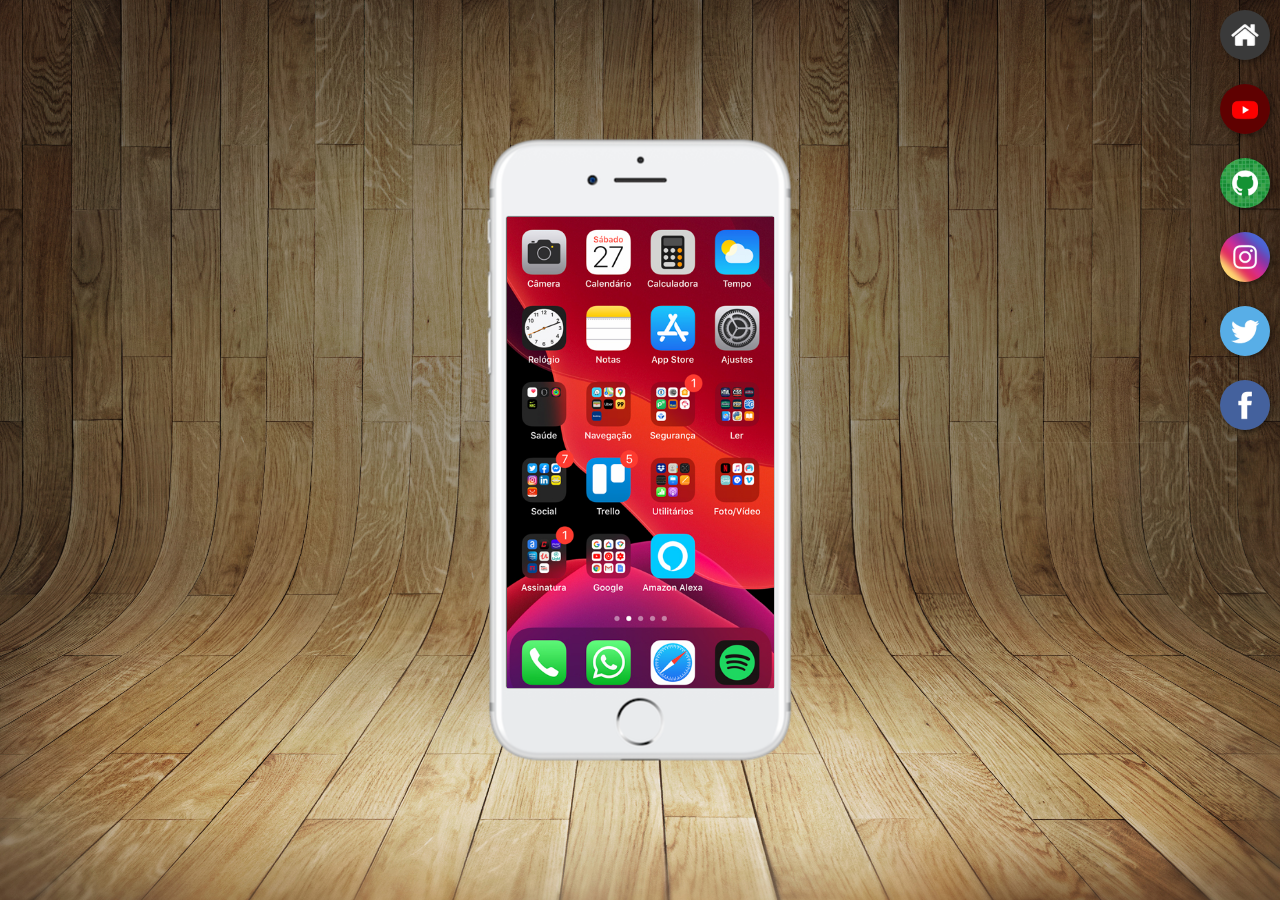
<file: index.html>
<!DOCTYPE html>
<html lang="pt-br">
<head>
    <meta charset="UTF-8">
    <meta http-equiv="X-UA-Compatible" content="IE=edge">
    <meta name="viewport" content="width=device-width, initial-scale=1.0">
    <title>Projeto Redes Socias</title>
    <link rel="shortcut icon" href="favicon.ico" type="image/x-icon">
    <link rel="stylesheet" href="estilos/style.css">
</head>
<body>
    <main>
        <section id="telefone">
            <iframe src="home.html" name="tela" id="tela" frameborder="0">
                Seu navegador não é compatível com isso.
            </iframe>
        </section>
        <section id="redes-sociais">
            <a href="home.html" target="tela"><img src="imagens/logo-home.jpg" alt=""></a> <br>
            <a href="youtube.html" target="tela"><img src="imagens/logo-youtube.jpg" alt=""></a> <br>
            <a href="github.html" target="tela"><img src="imagens/logo-github.jpg" alt=""></a> <br>
            <a href="instagram.html" target="tela"><img src="imagens/logo-instagram.jpg" alt=""></a> <br>
            <a href="twitter.html" target="tela"><img src="imagens/logo-twitter.jpg" alt=""></a> <br>
            <a href="facebook.html" target="tela"><img src="imagens/logo-facebook.jpg" alt=""></a>
        </section>
    </main>
</body>
</html>
</file>
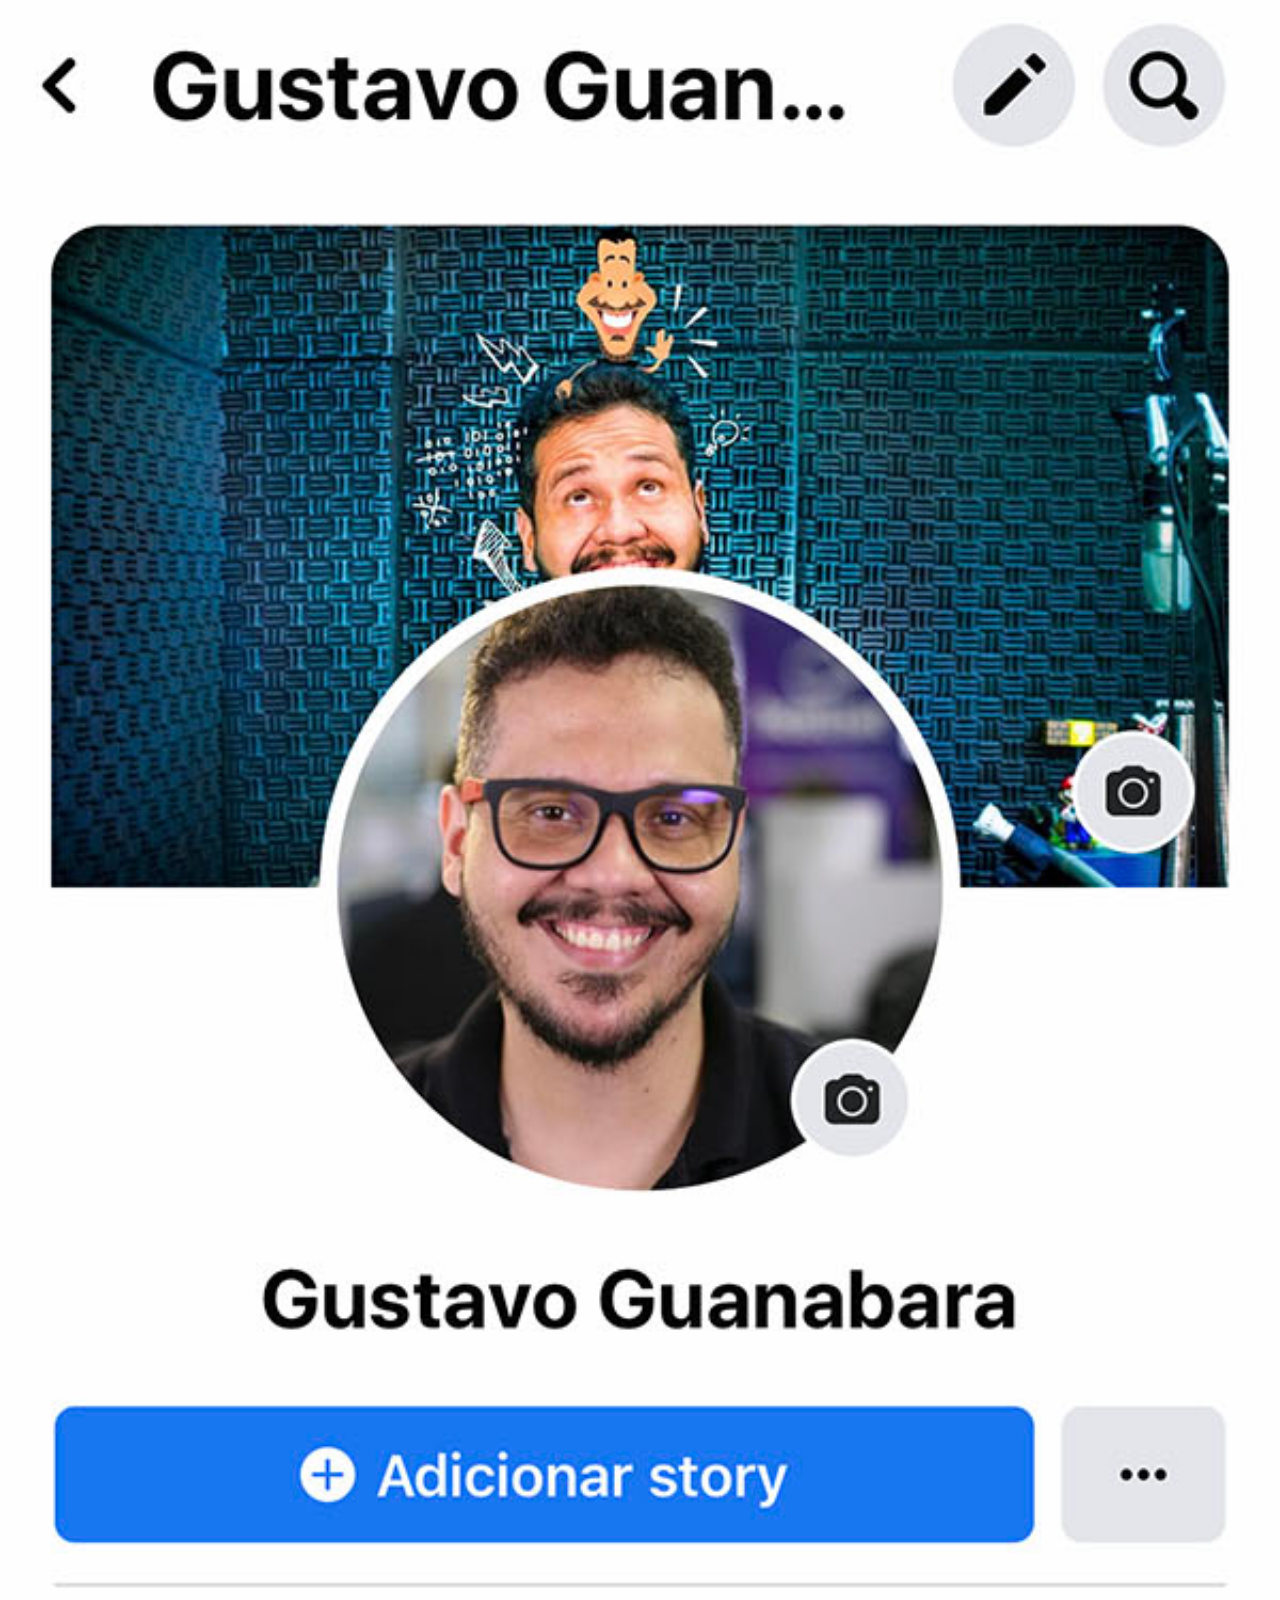
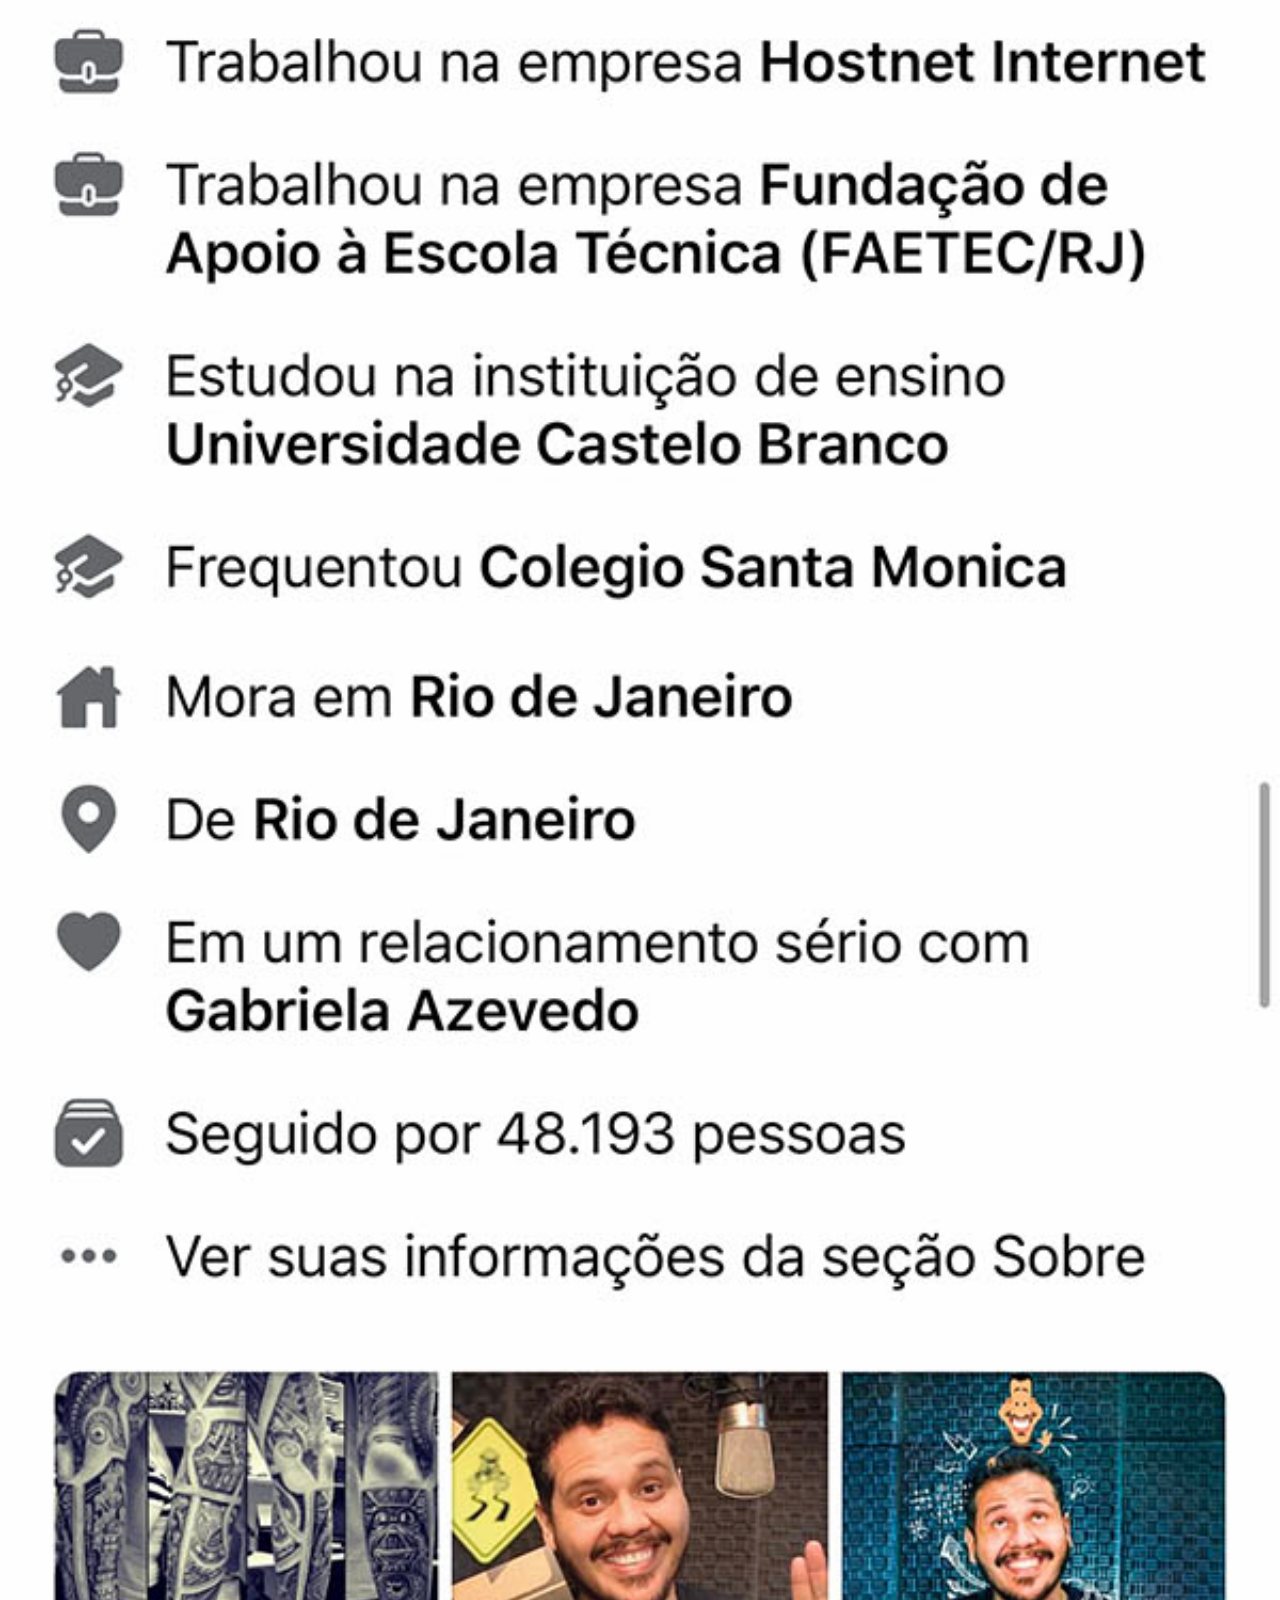
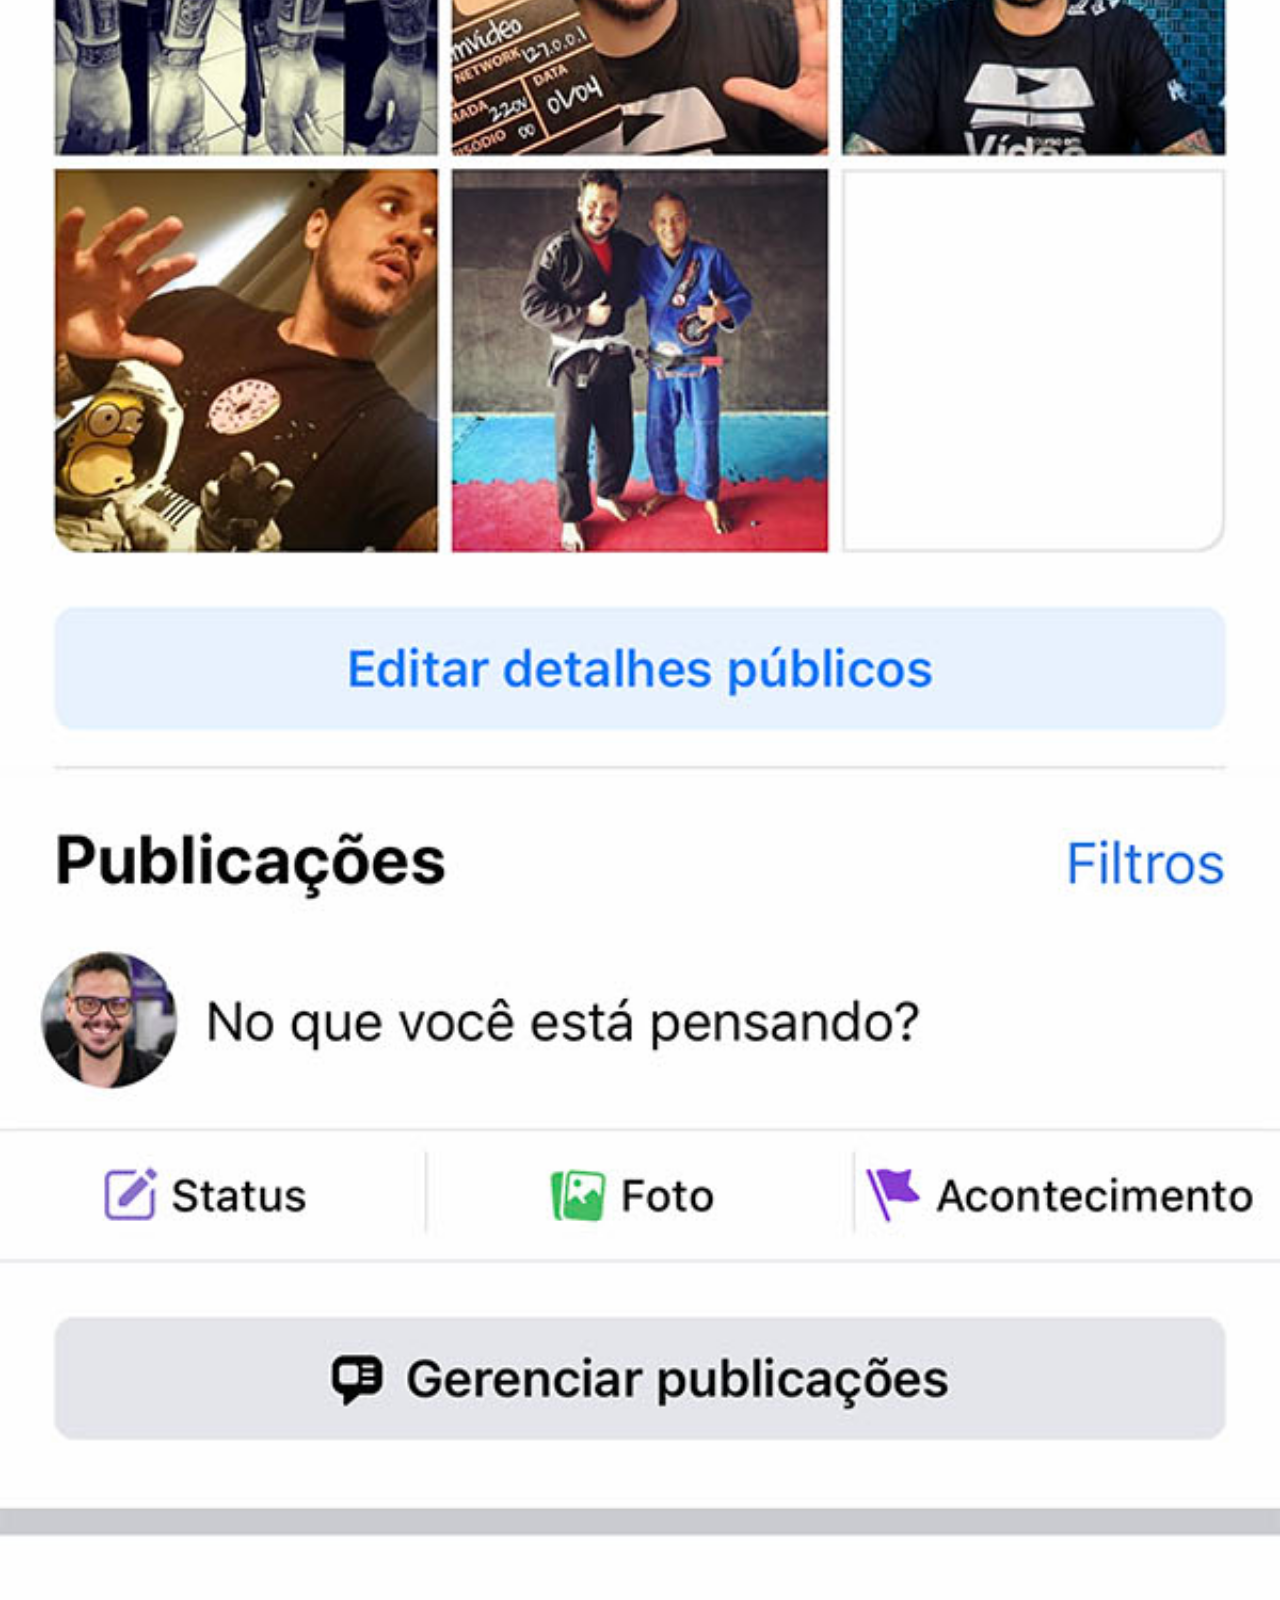
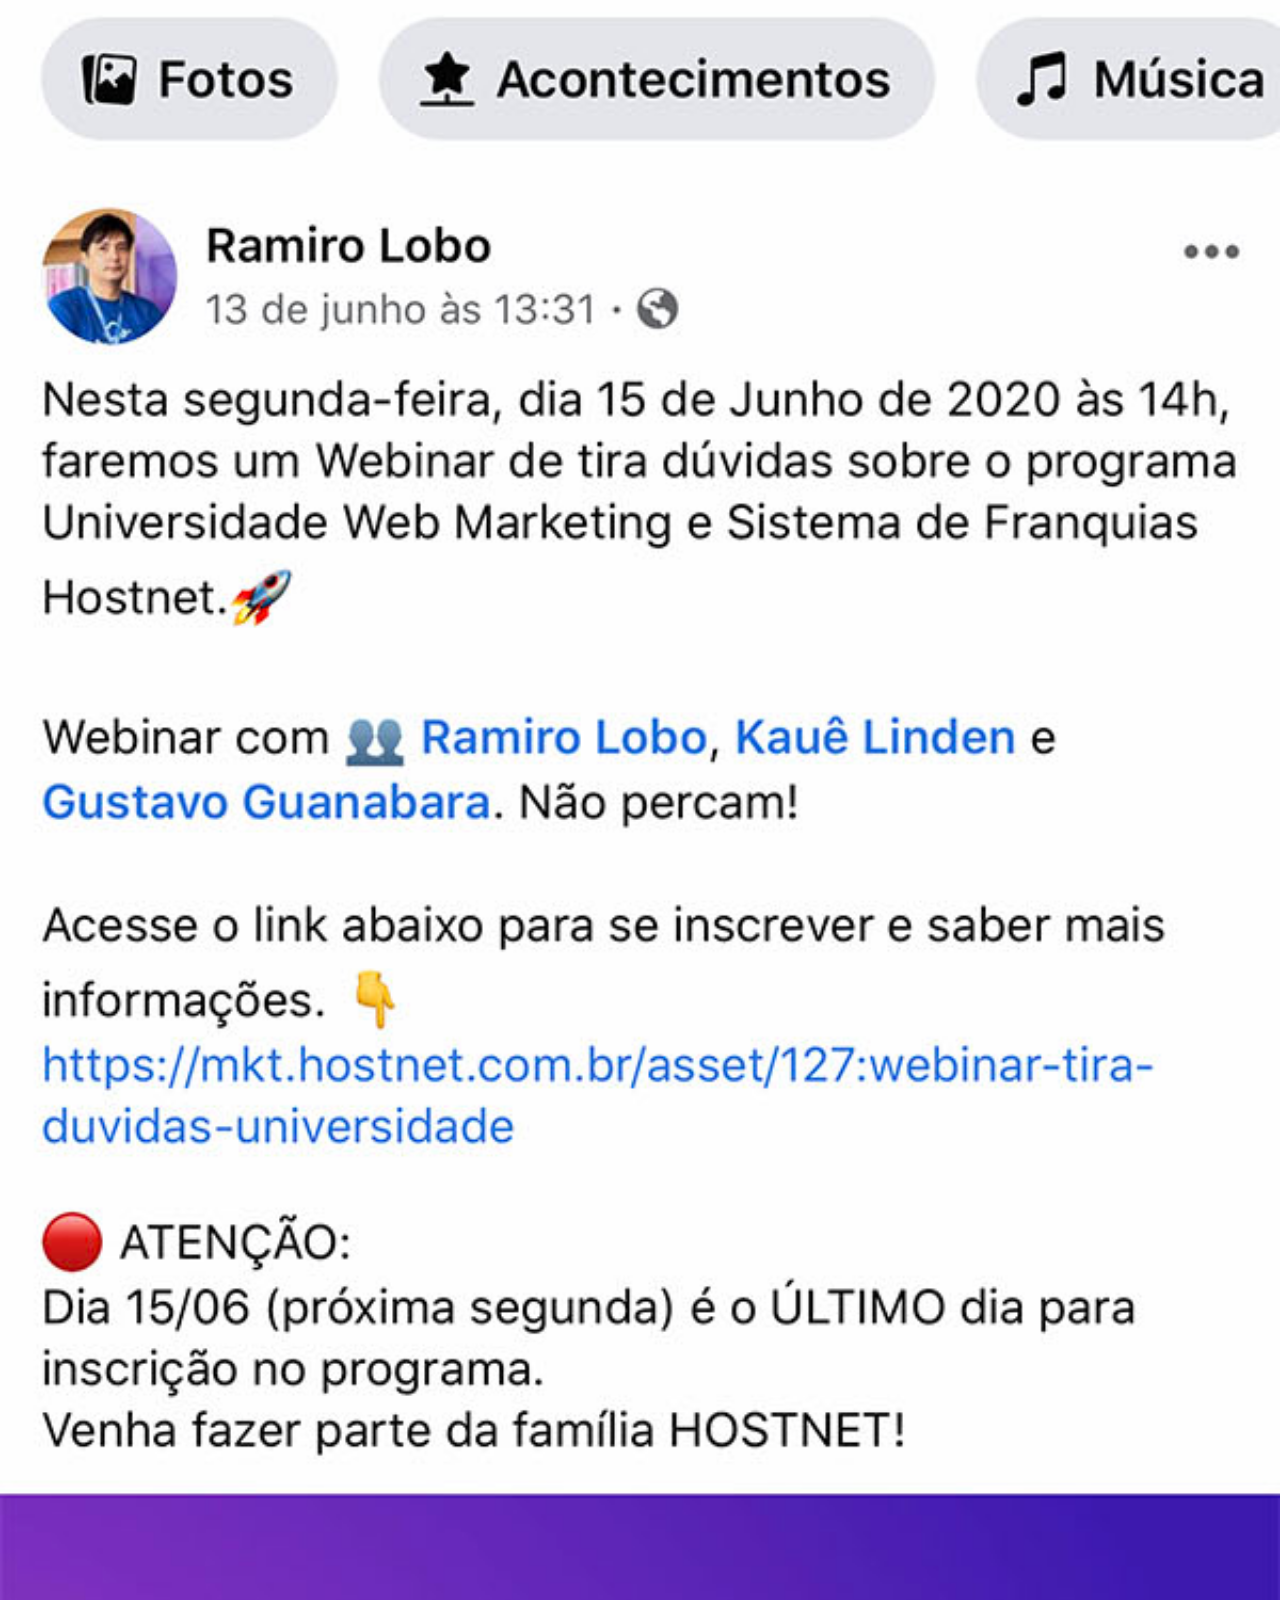
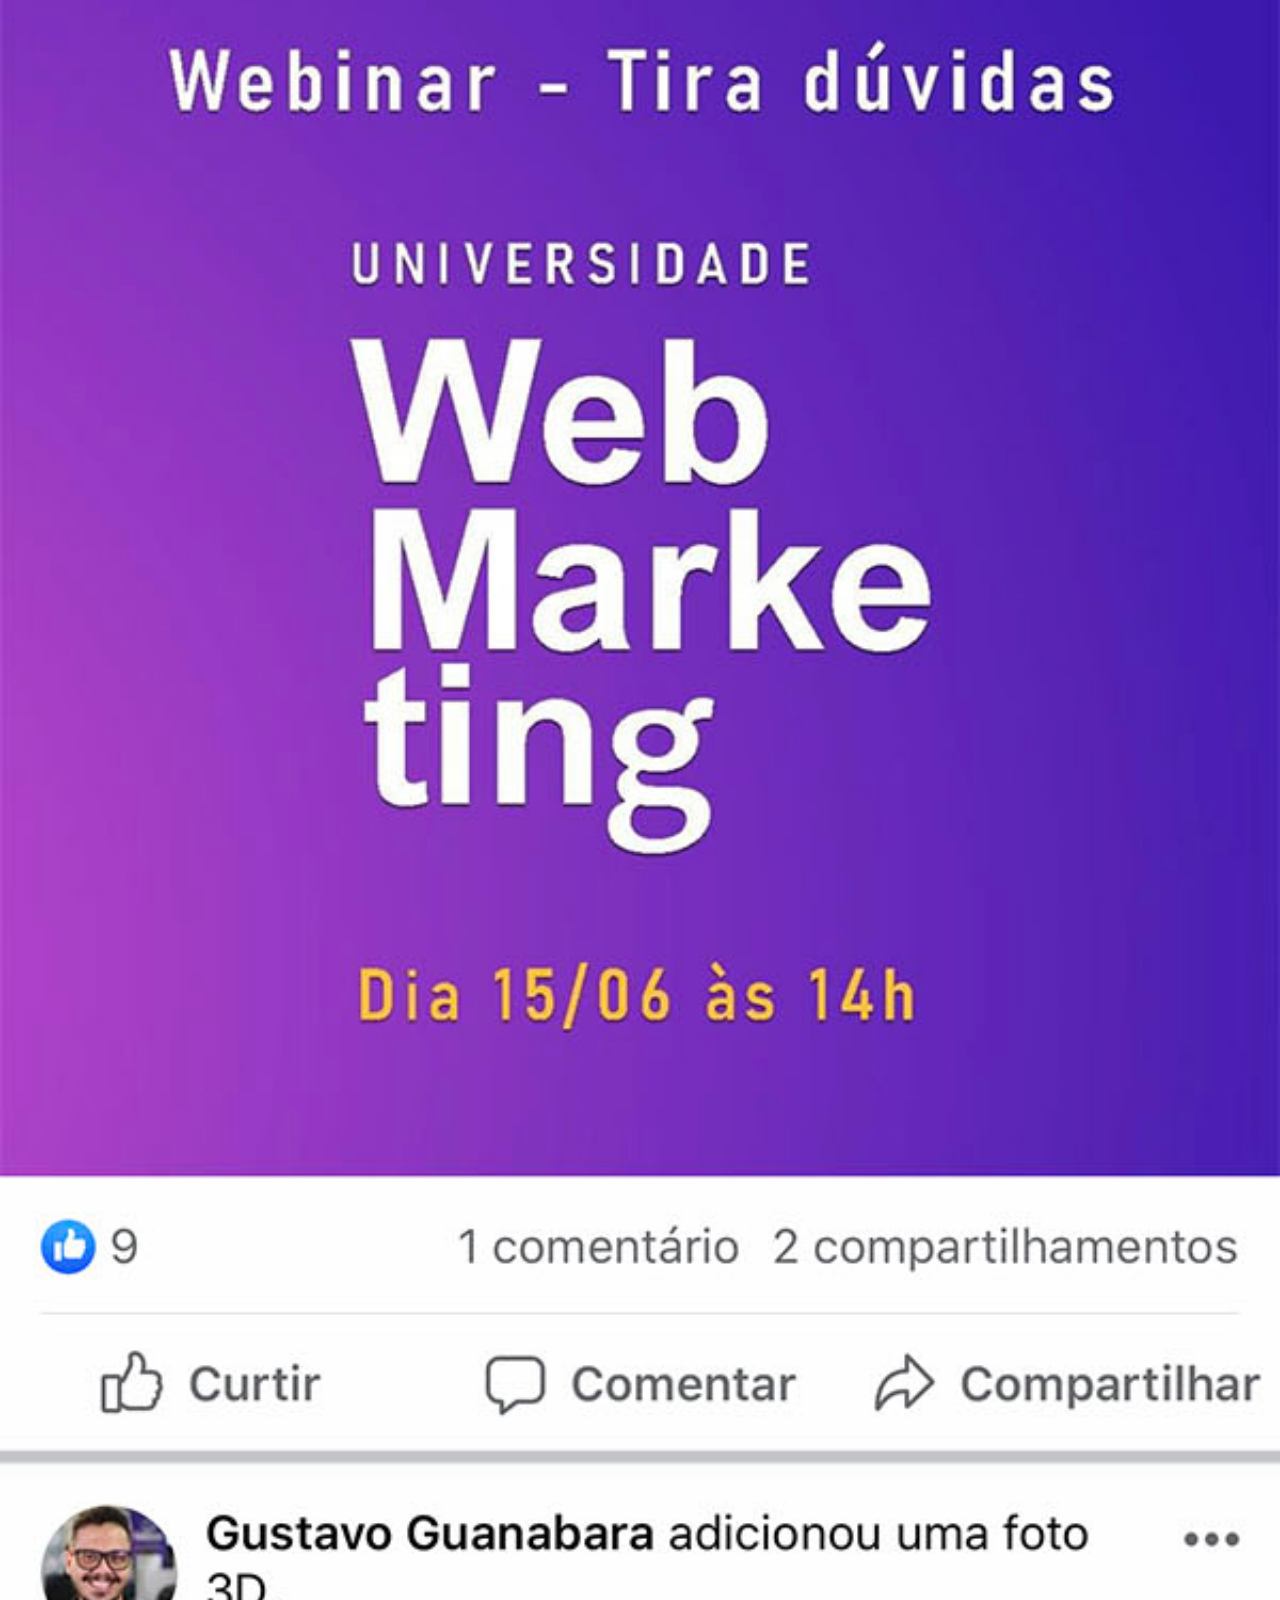
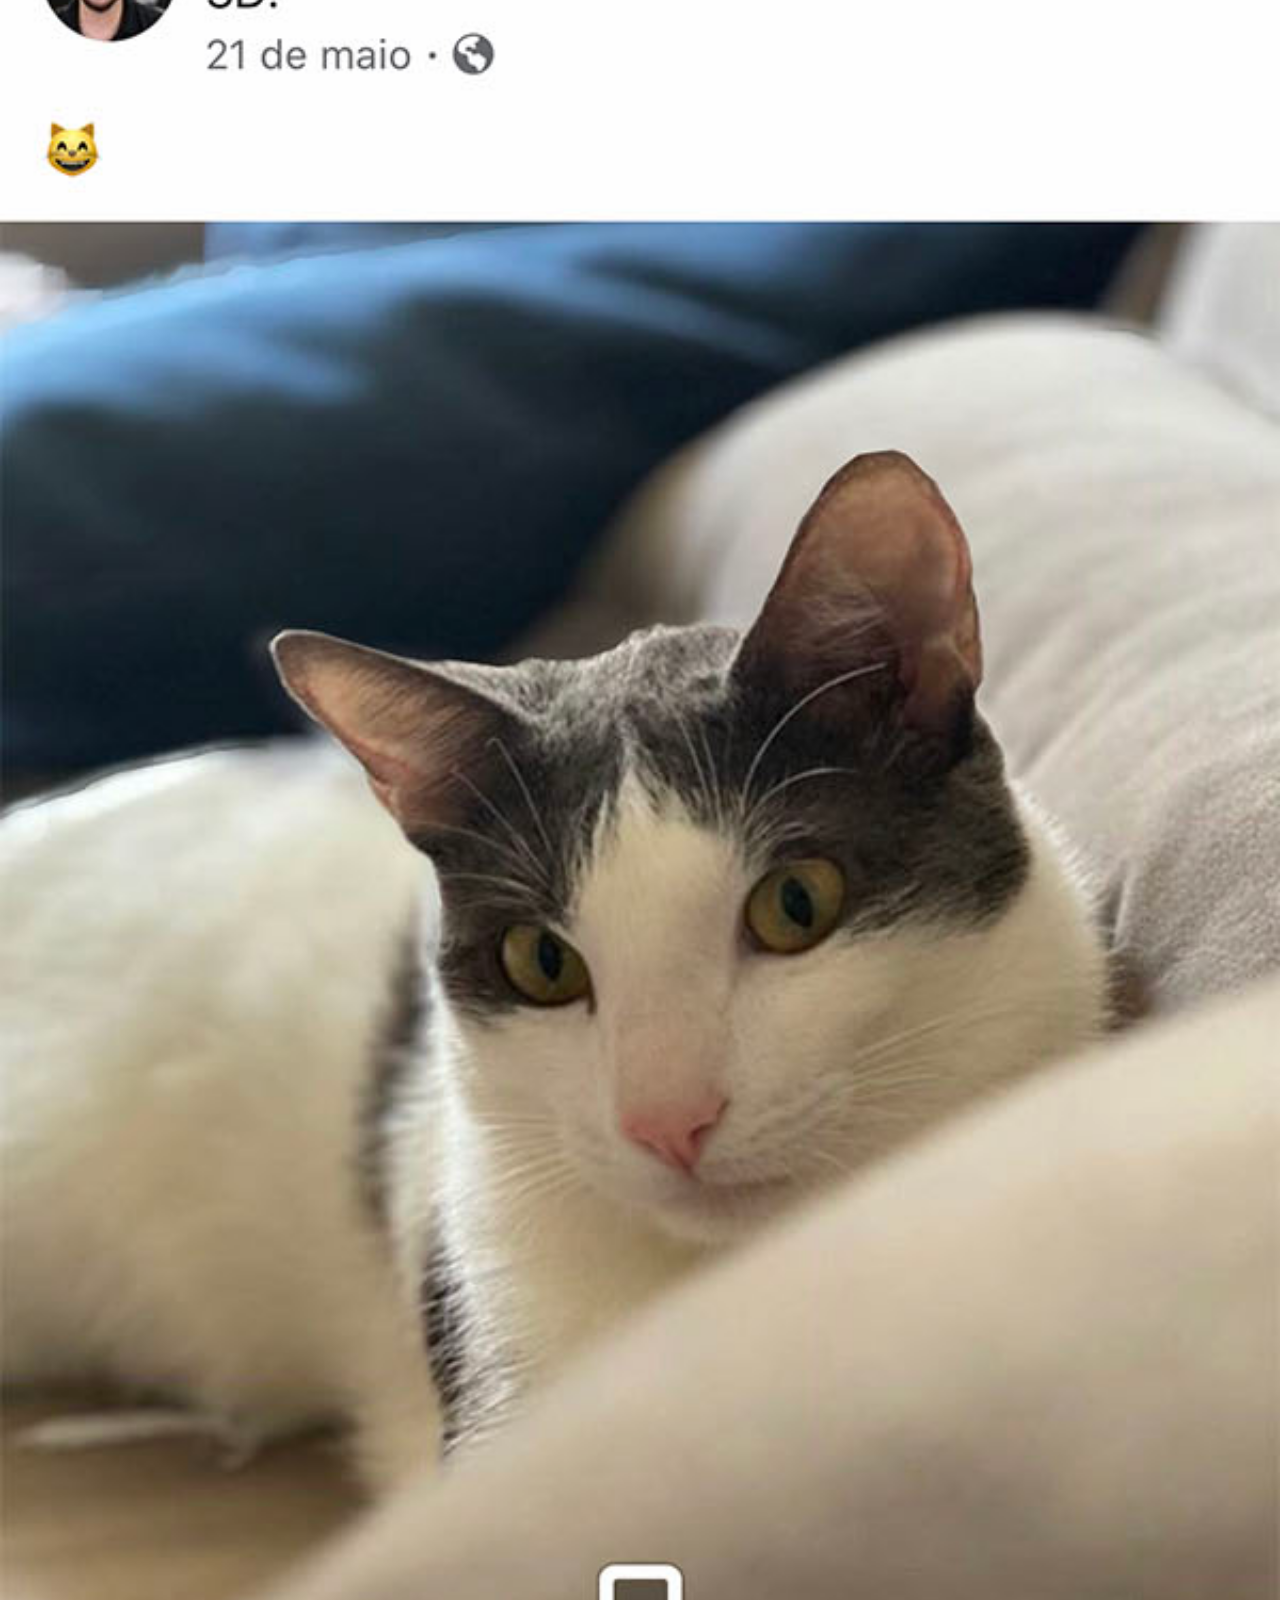
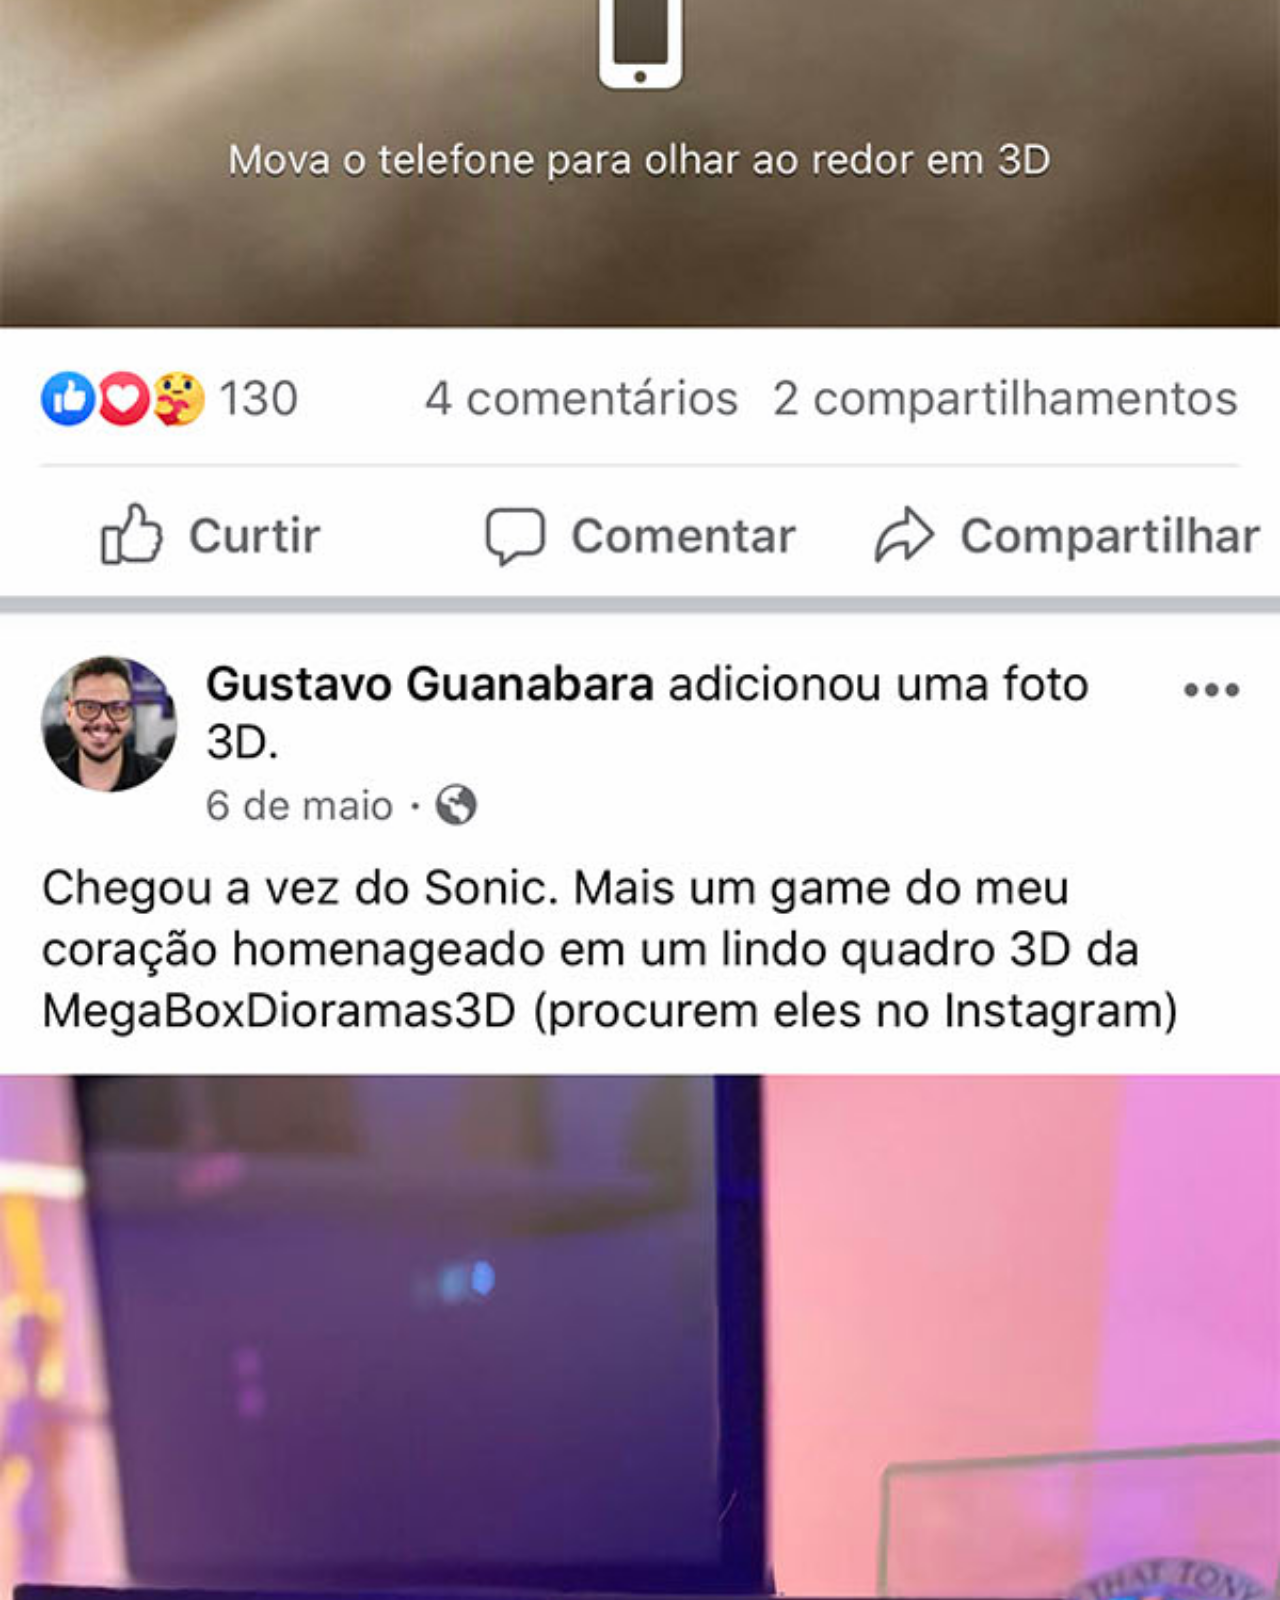
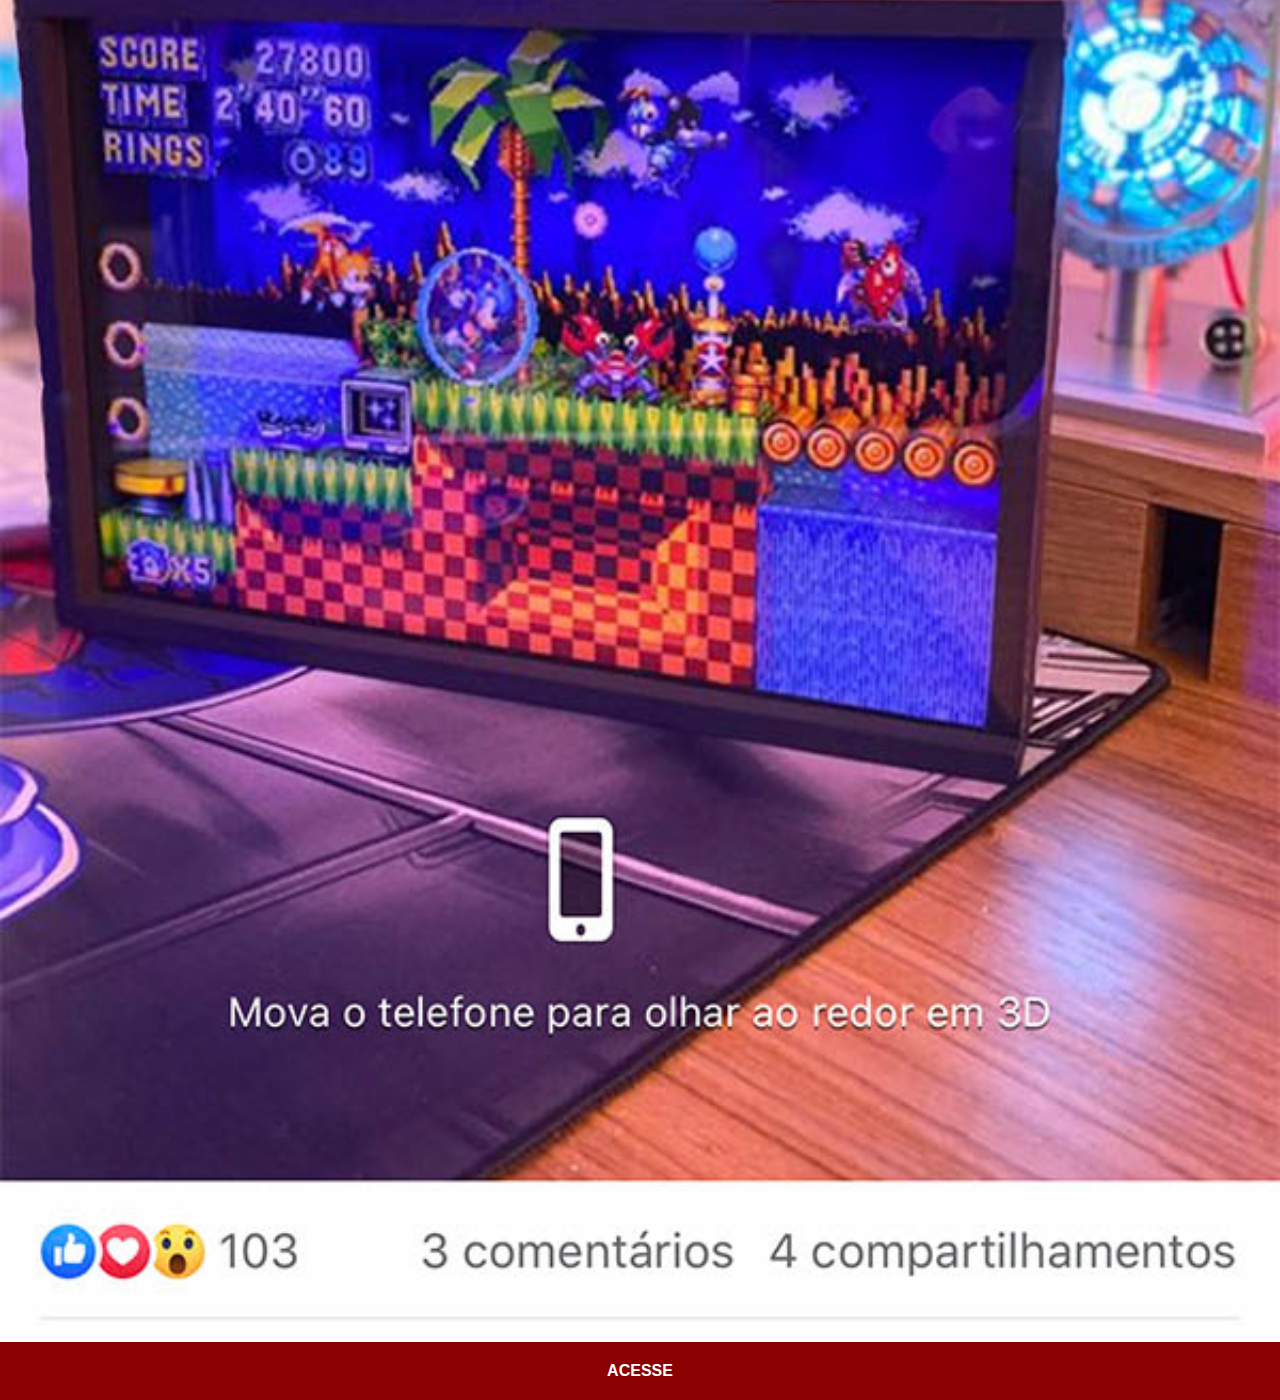
<file: facebook.html>
<!DOCTYPE html>
<html lang="pt-br">
<head>
    <meta charset="UTF-8">
    <meta http-equiv="X-UA-Compatible" content="IE=edge">
    <meta name="viewport" content="width=device-width, initial-scale=1.0">
    <title>Facebook</title>
    <link rel="stylesheet" href="estilos/social.css">
</head>
<body>
    <img src="imagens/tela-facebook.jpg" alt="Facebook">
    <a href="https://www.facebook.com/gustavoguanabara/" target="_blank">ACESSE</a>
</body>
</html>
</file>
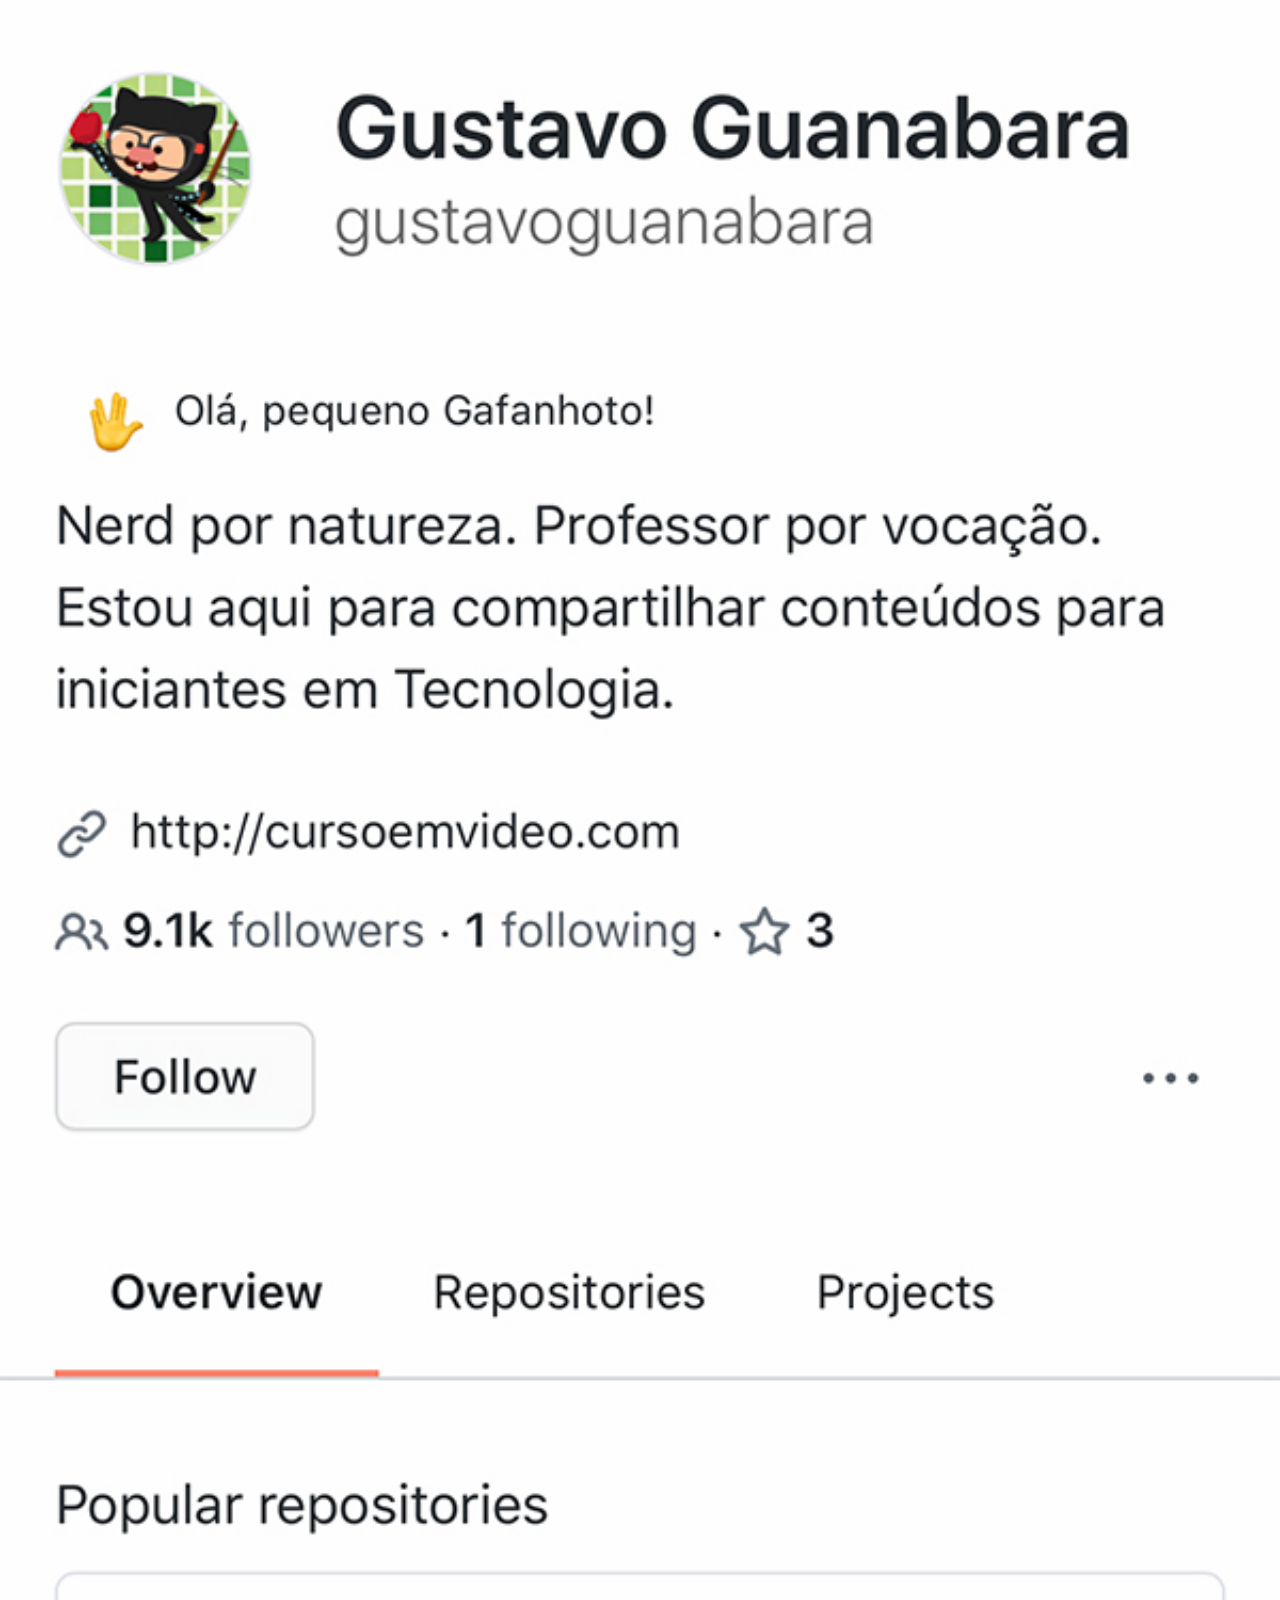
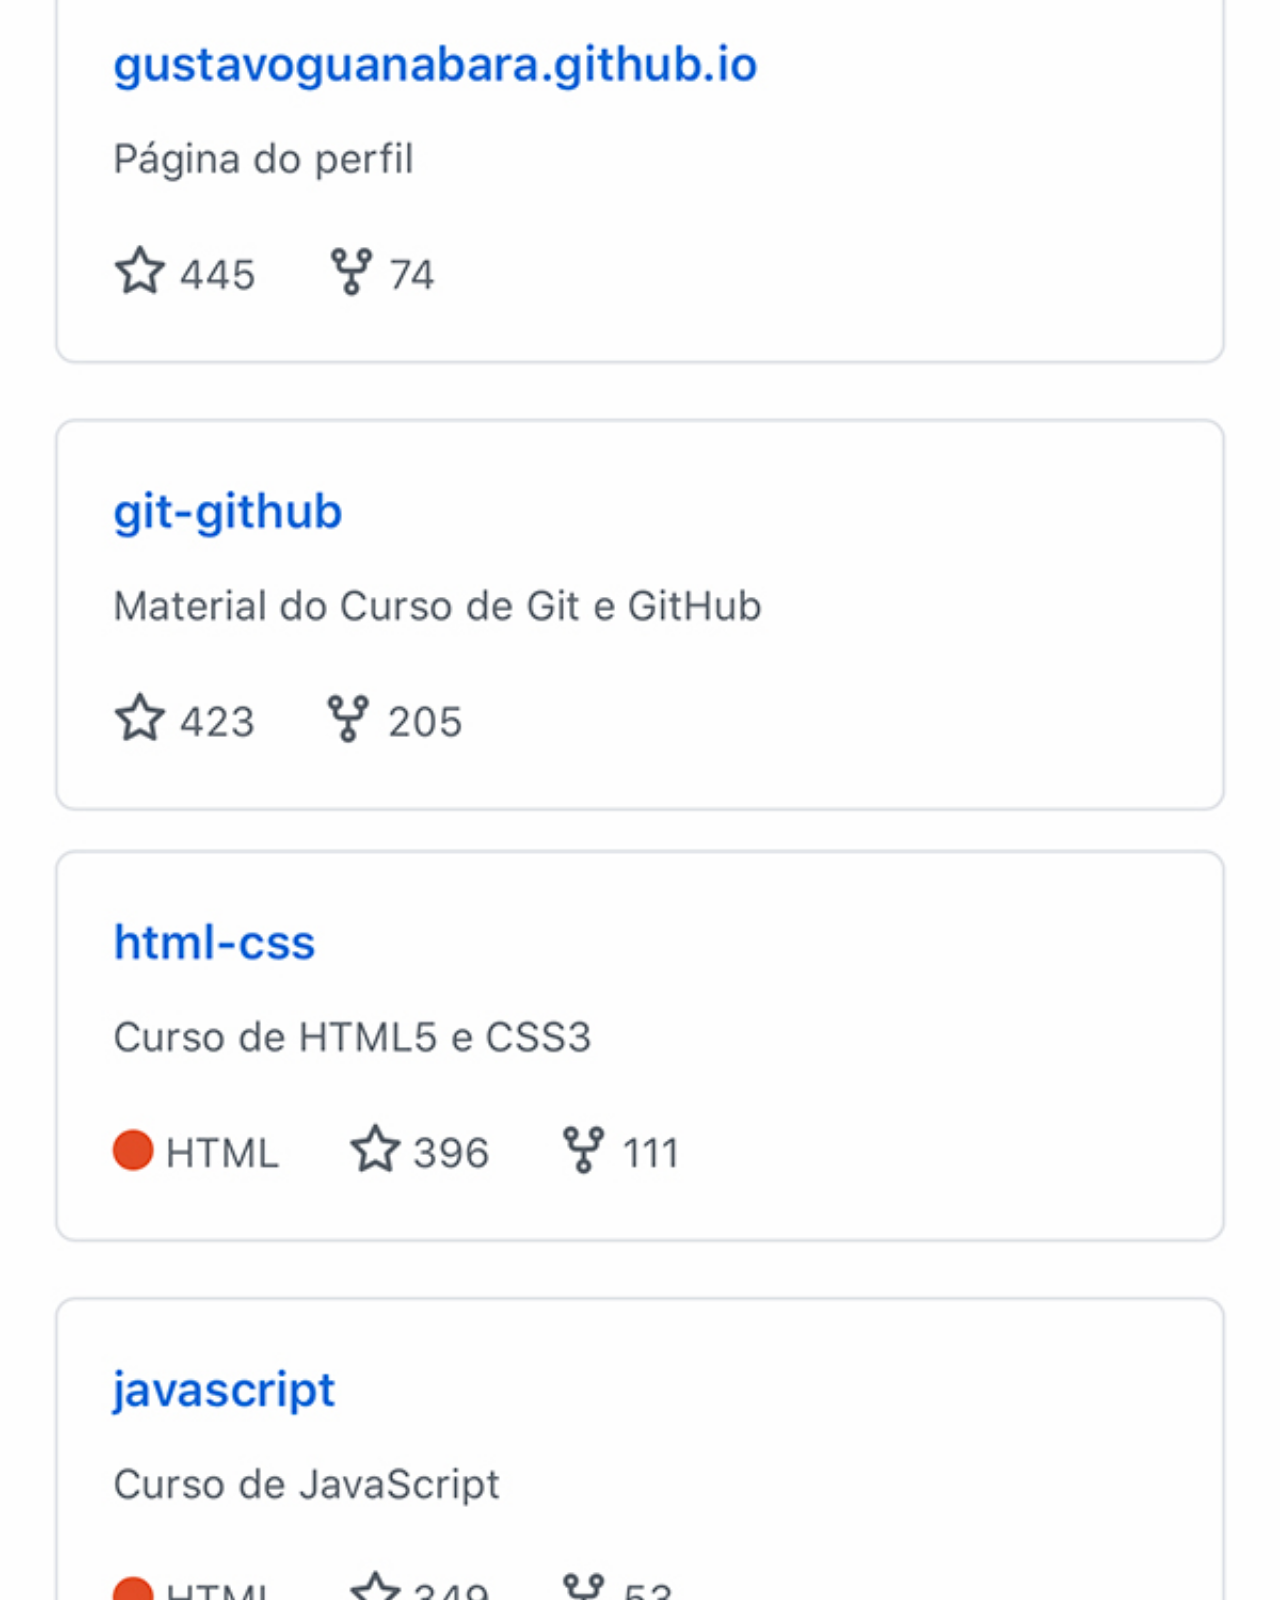
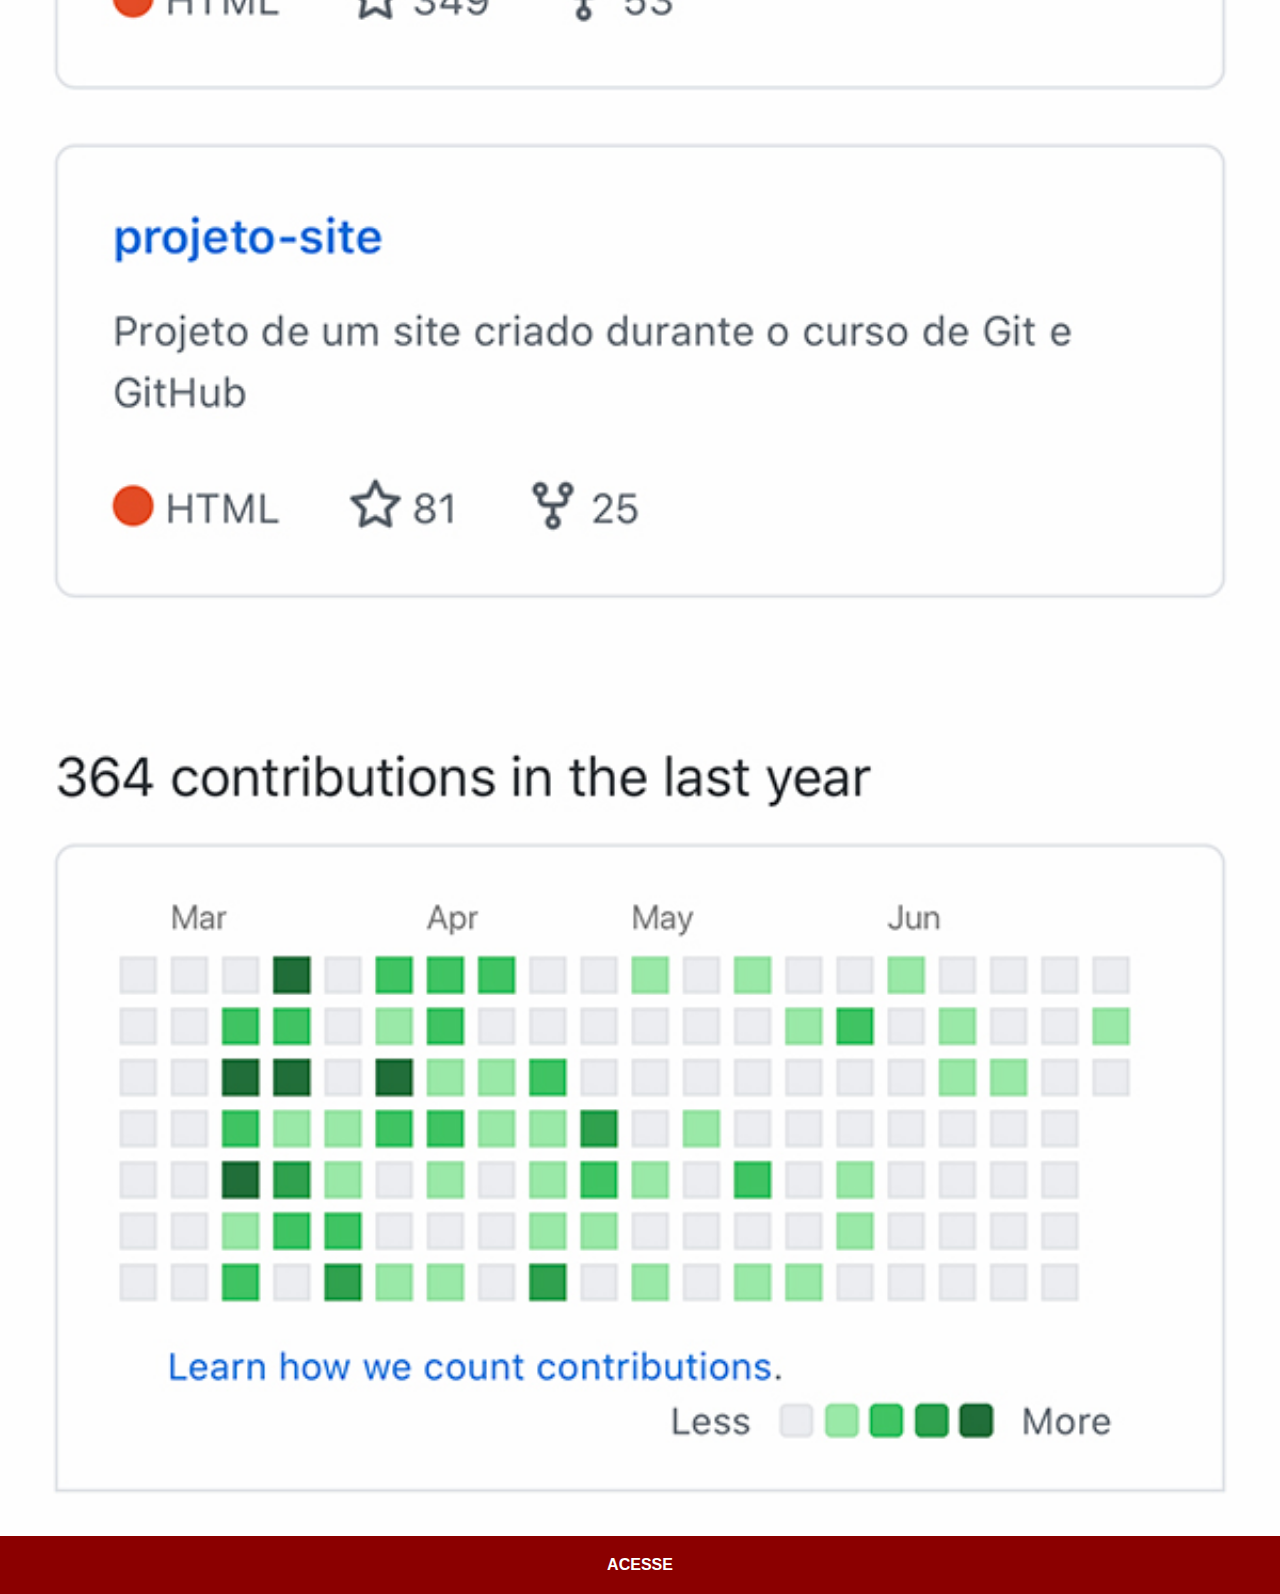
<file: github.html>
<!DOCTYPE html>
<html lang="pt-br">
<head>
    <meta charset="UTF-8">
    <meta http-equiv="X-UA-Compatible" content="IE=edge">
    <meta name="viewport" content="width=device-width, initial-scale=1.0">
    <title>GitHub</title>
    <link rel="stylesheet" href="estilos/social.css">
</head>
<body>
    <img src="imagens/tela-github.jpg" alt="GitHub">
    <a href="https://github.com/gustavoguanabara/" target="_blank">ACESSE</a>
</body>
</html>
</file>
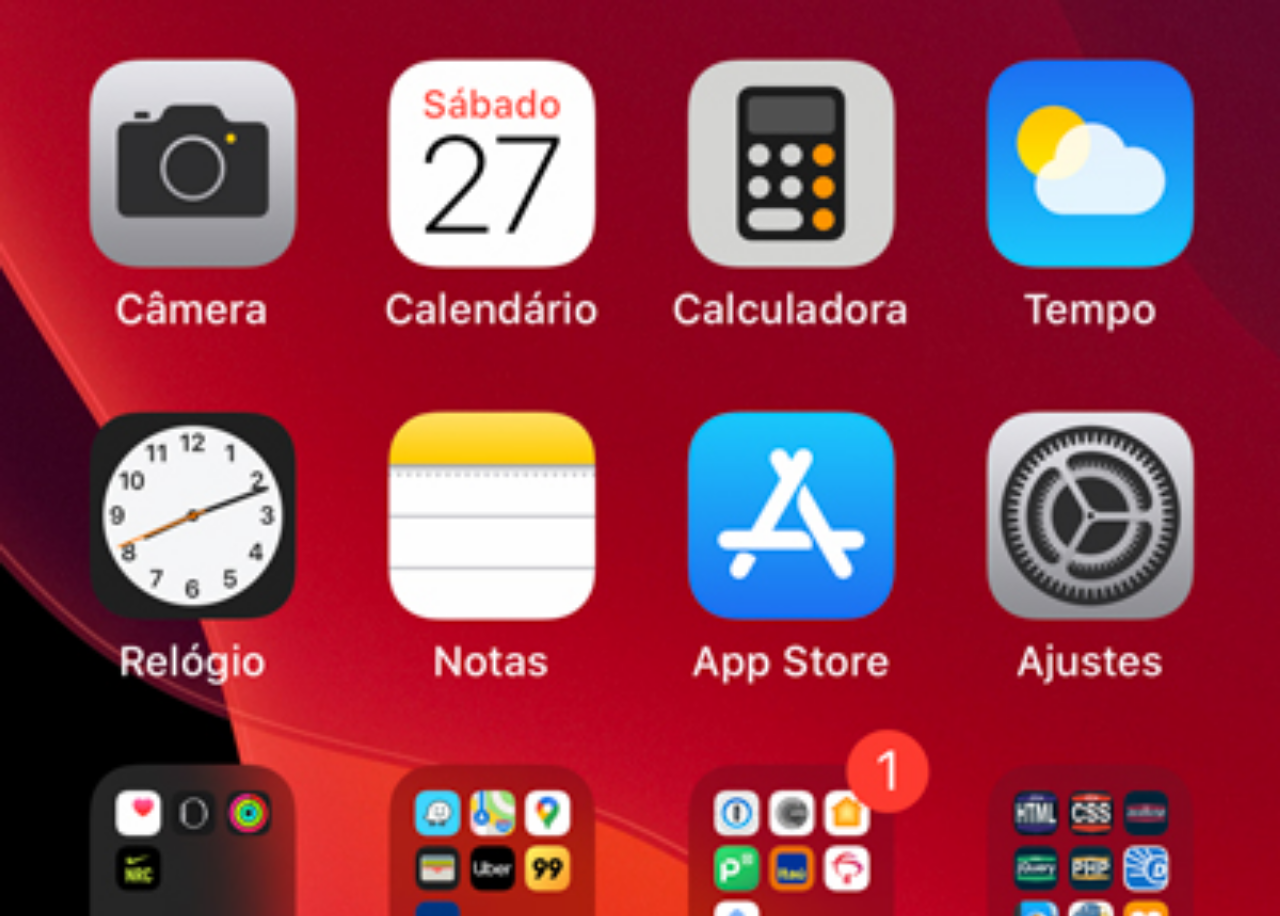
<file: home.html>
<!DOCTYPE html>
<html lang="pt-br">
<head>
    <meta charset="UTF-8">
    <meta http-equiv="X-UA-Compatible" content="IE=edge">
    <meta name="viewport" content="width=device-width, initial-scale=1.0">
    <title>Home</title>
</head>
<style>
    * {
        margin: 0xp;
        padding: 0xp;
    }

    ::-webkit-scrollbar {
        width: 0;
        height: 0;
    }

    body {
        height: 100vh;
        width: 100vw;
        background: black url('imagens/tela-home.jpg') no-repeat top center;
        background-size: cover;
    }
</style>
<body>
    
</body>
</html>
</file>
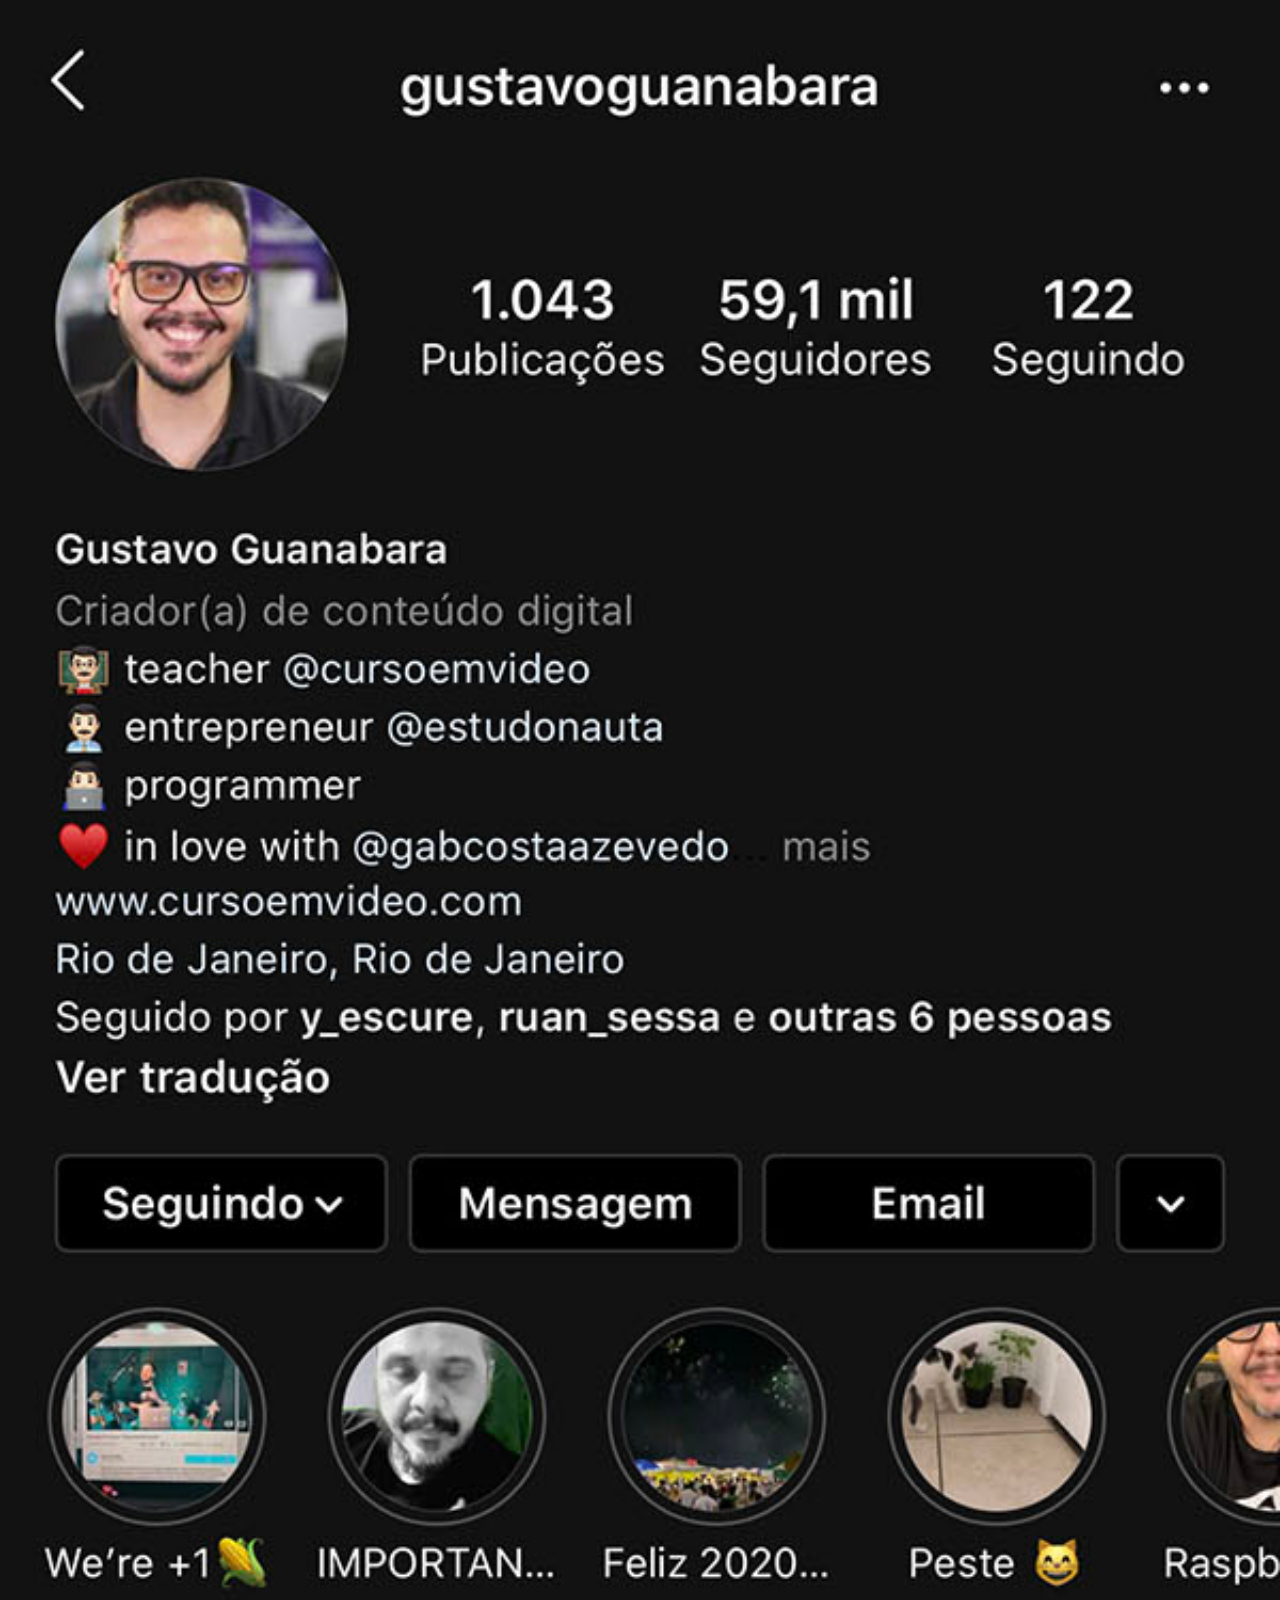
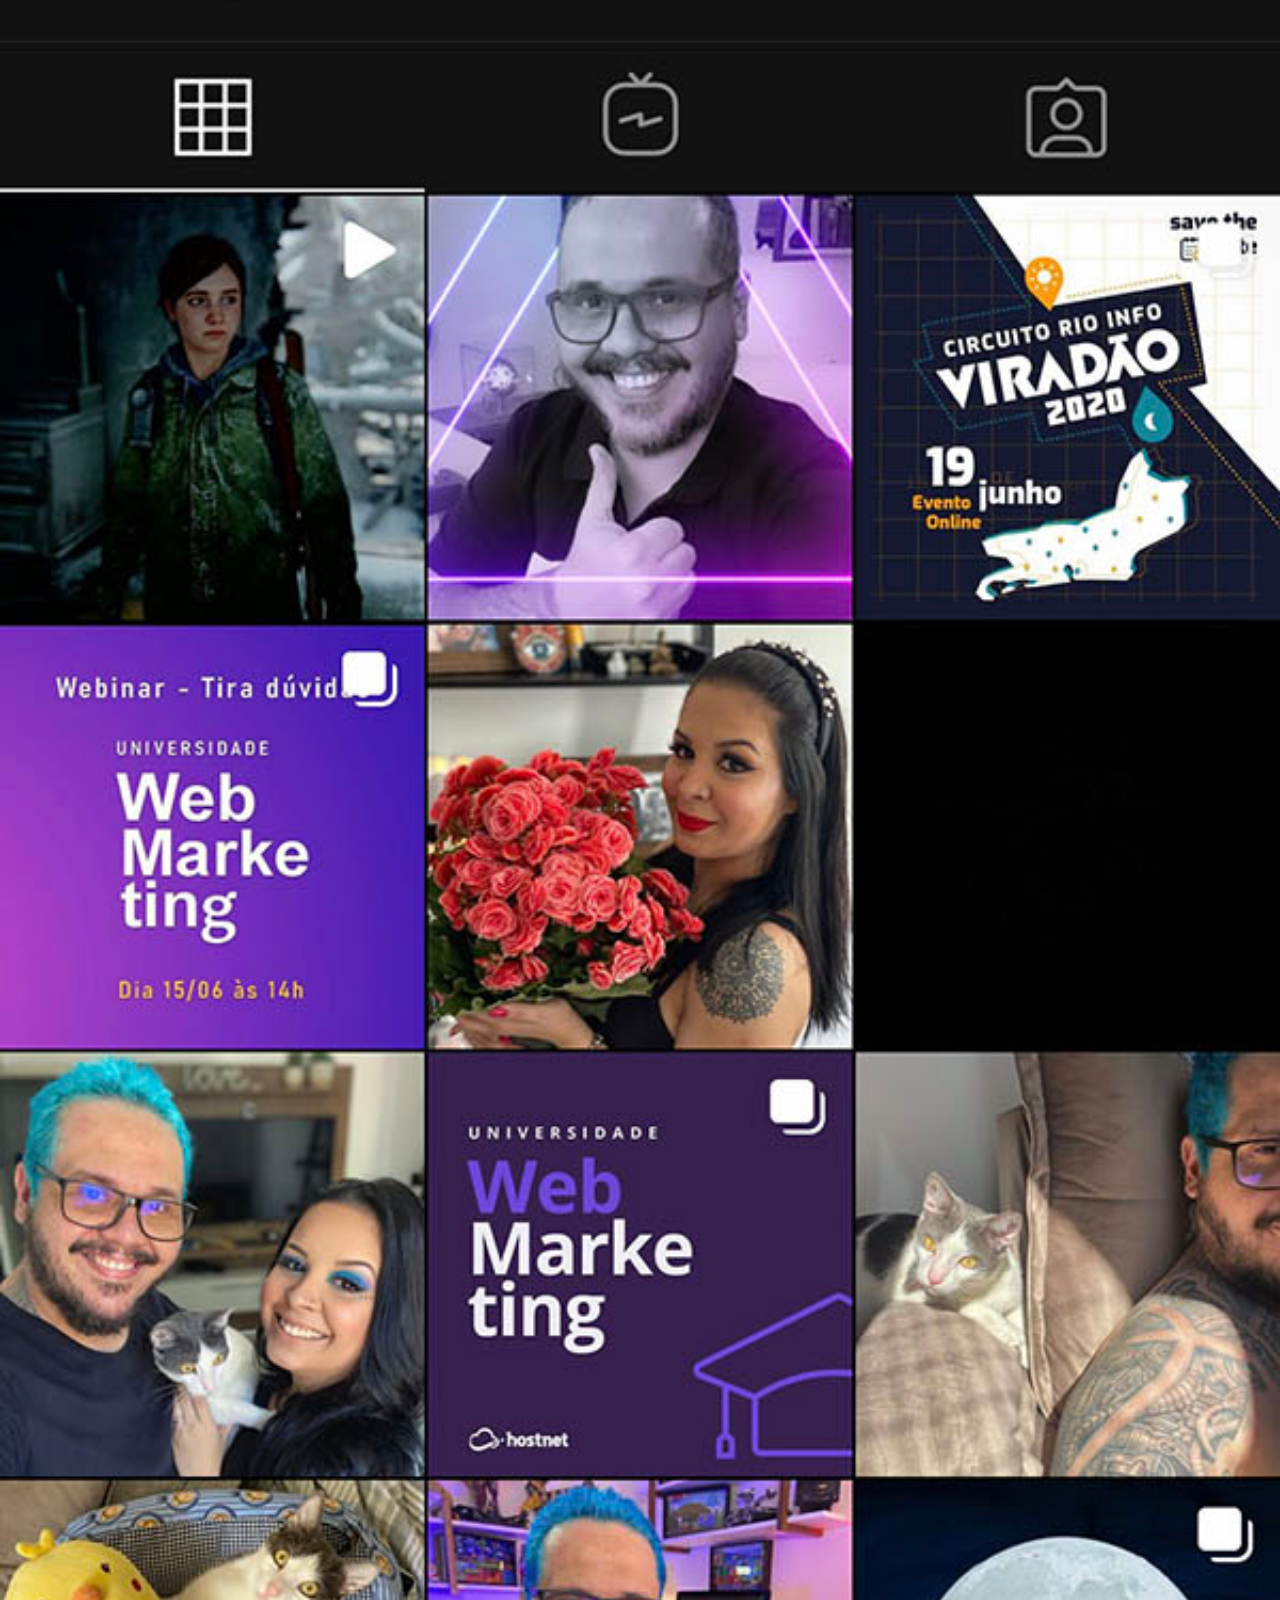
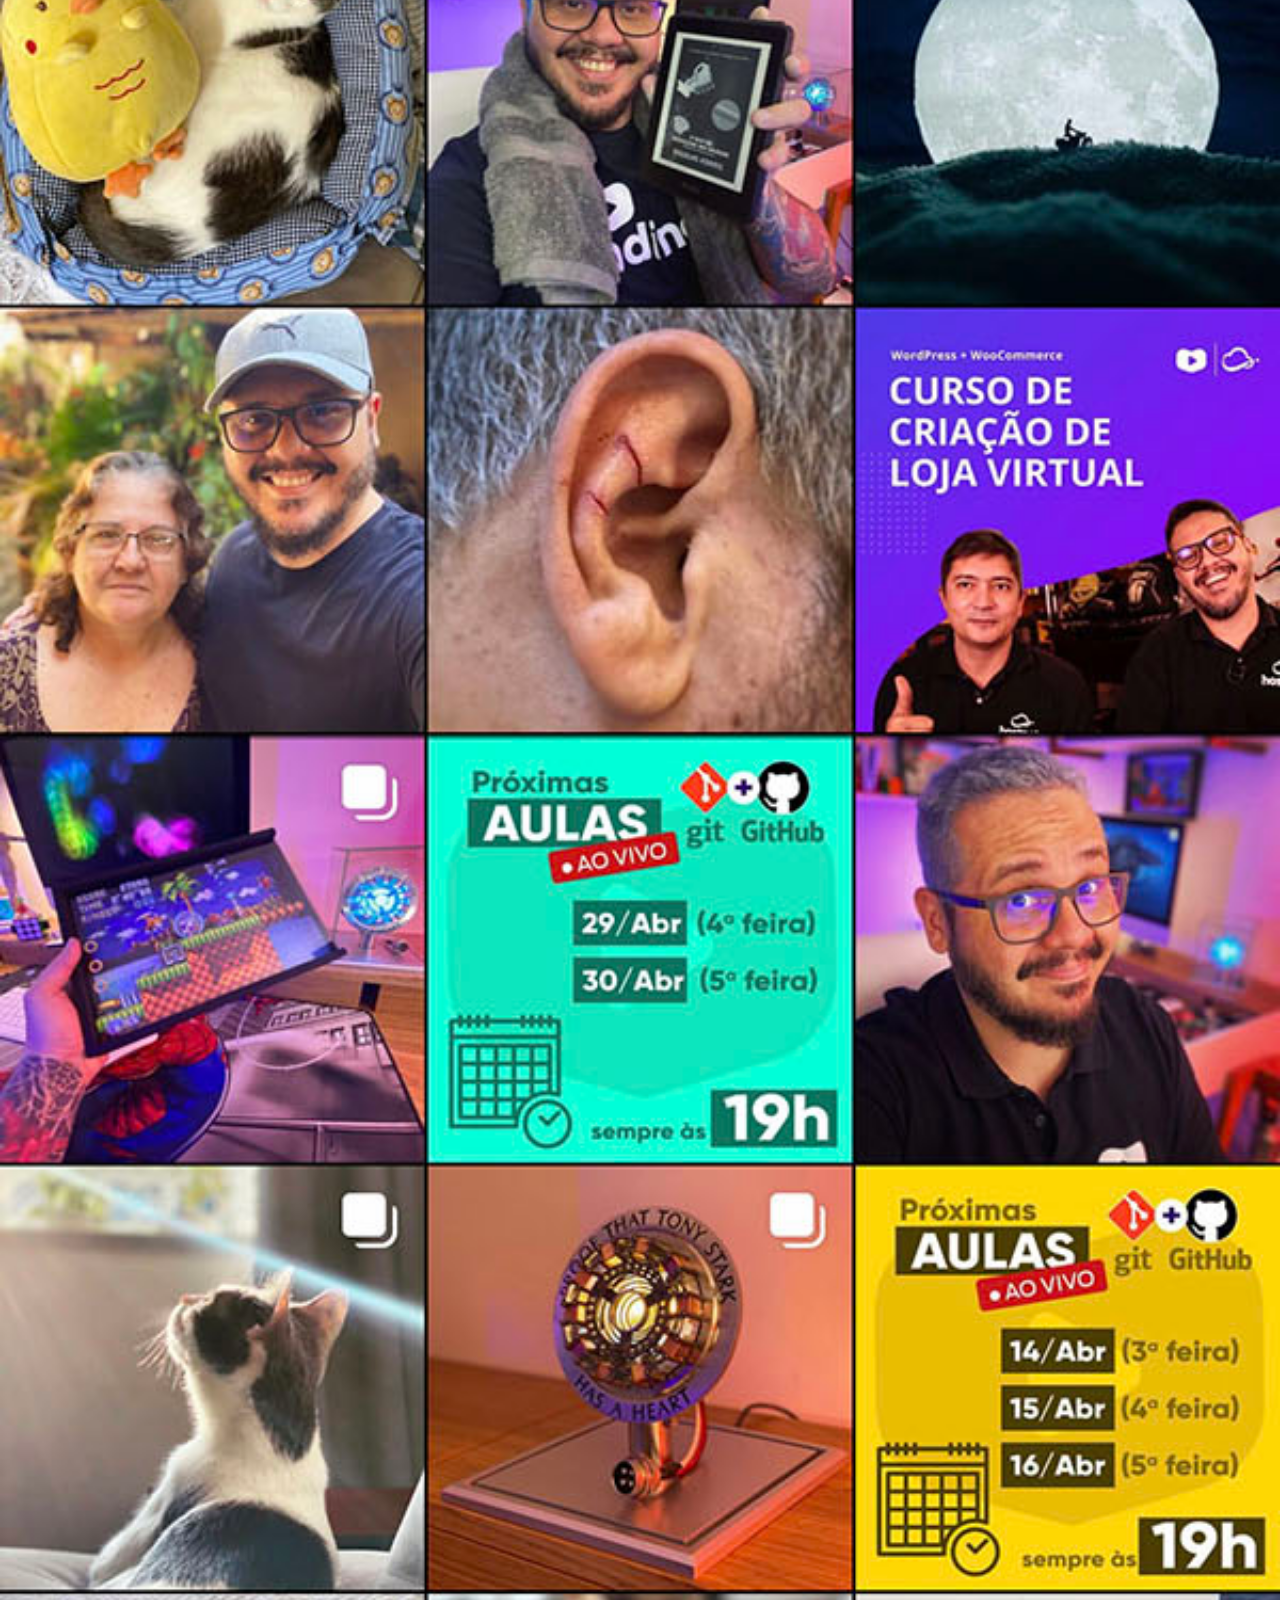
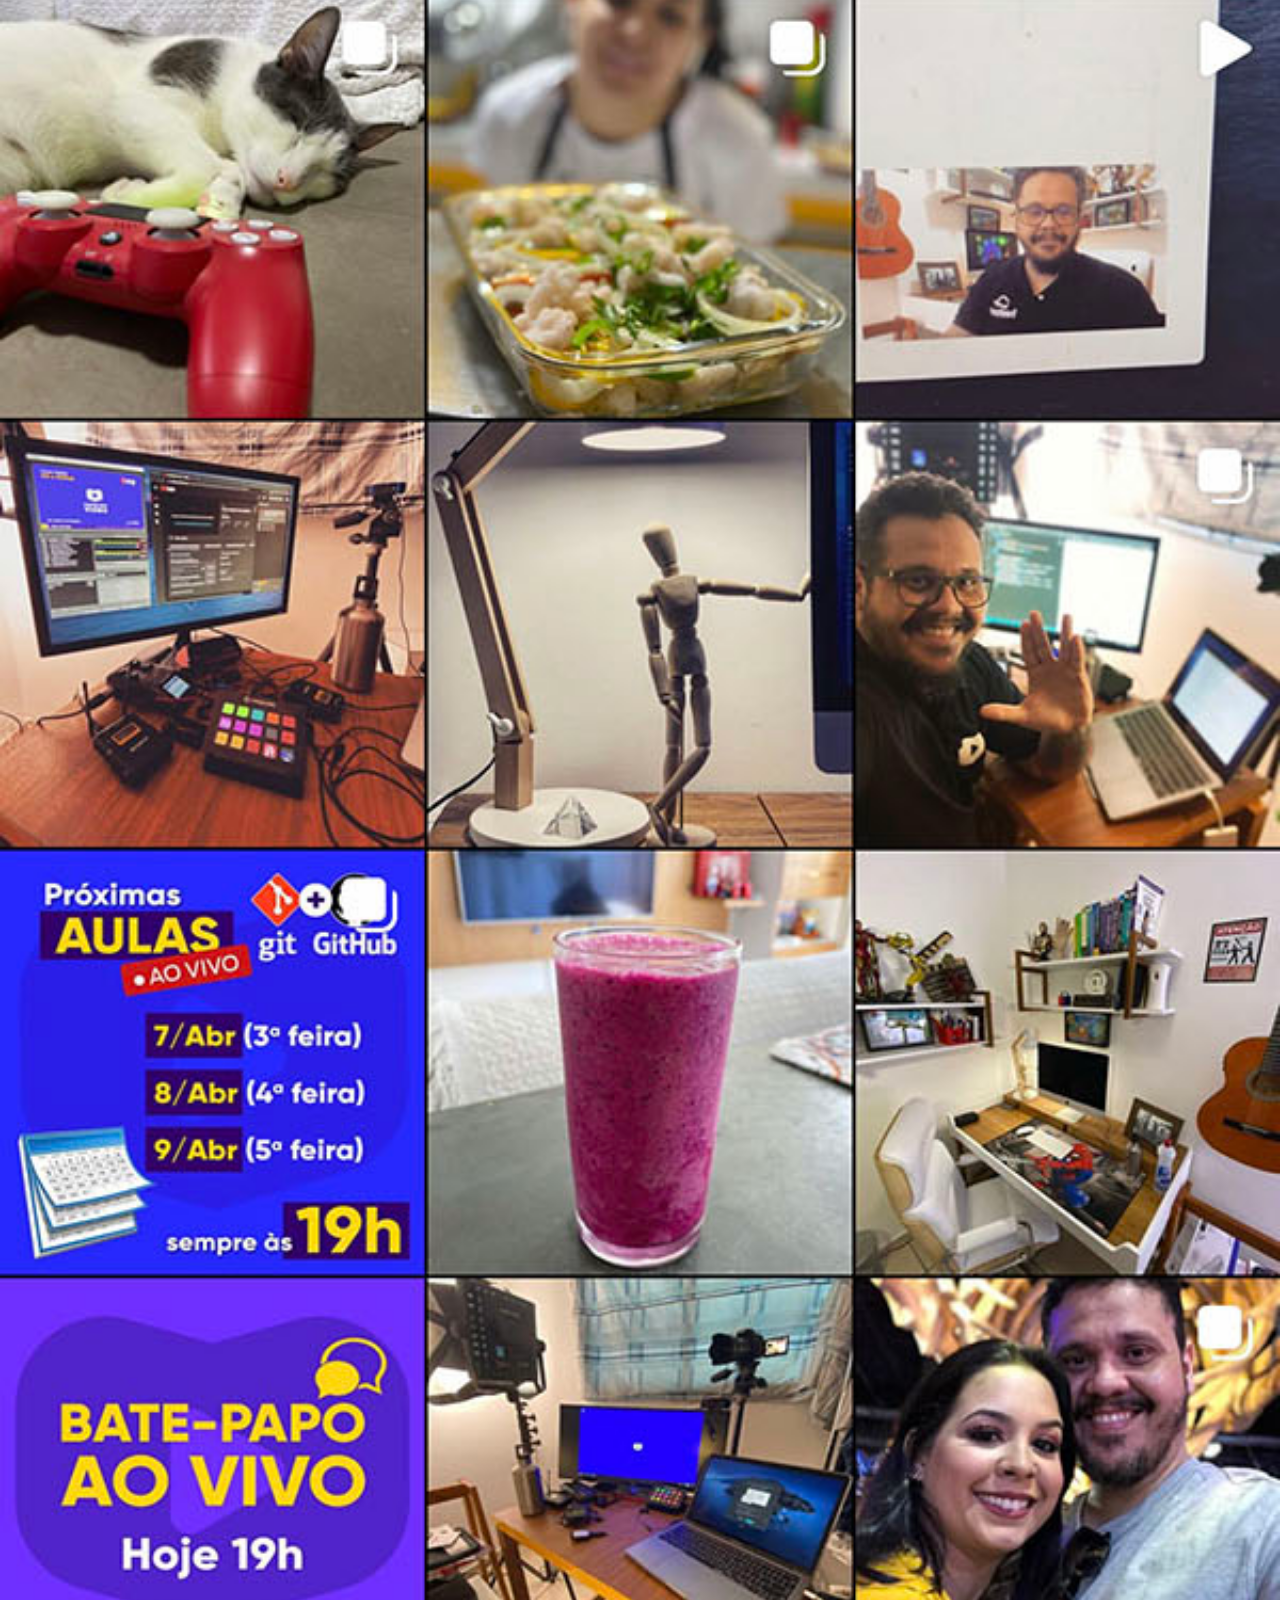
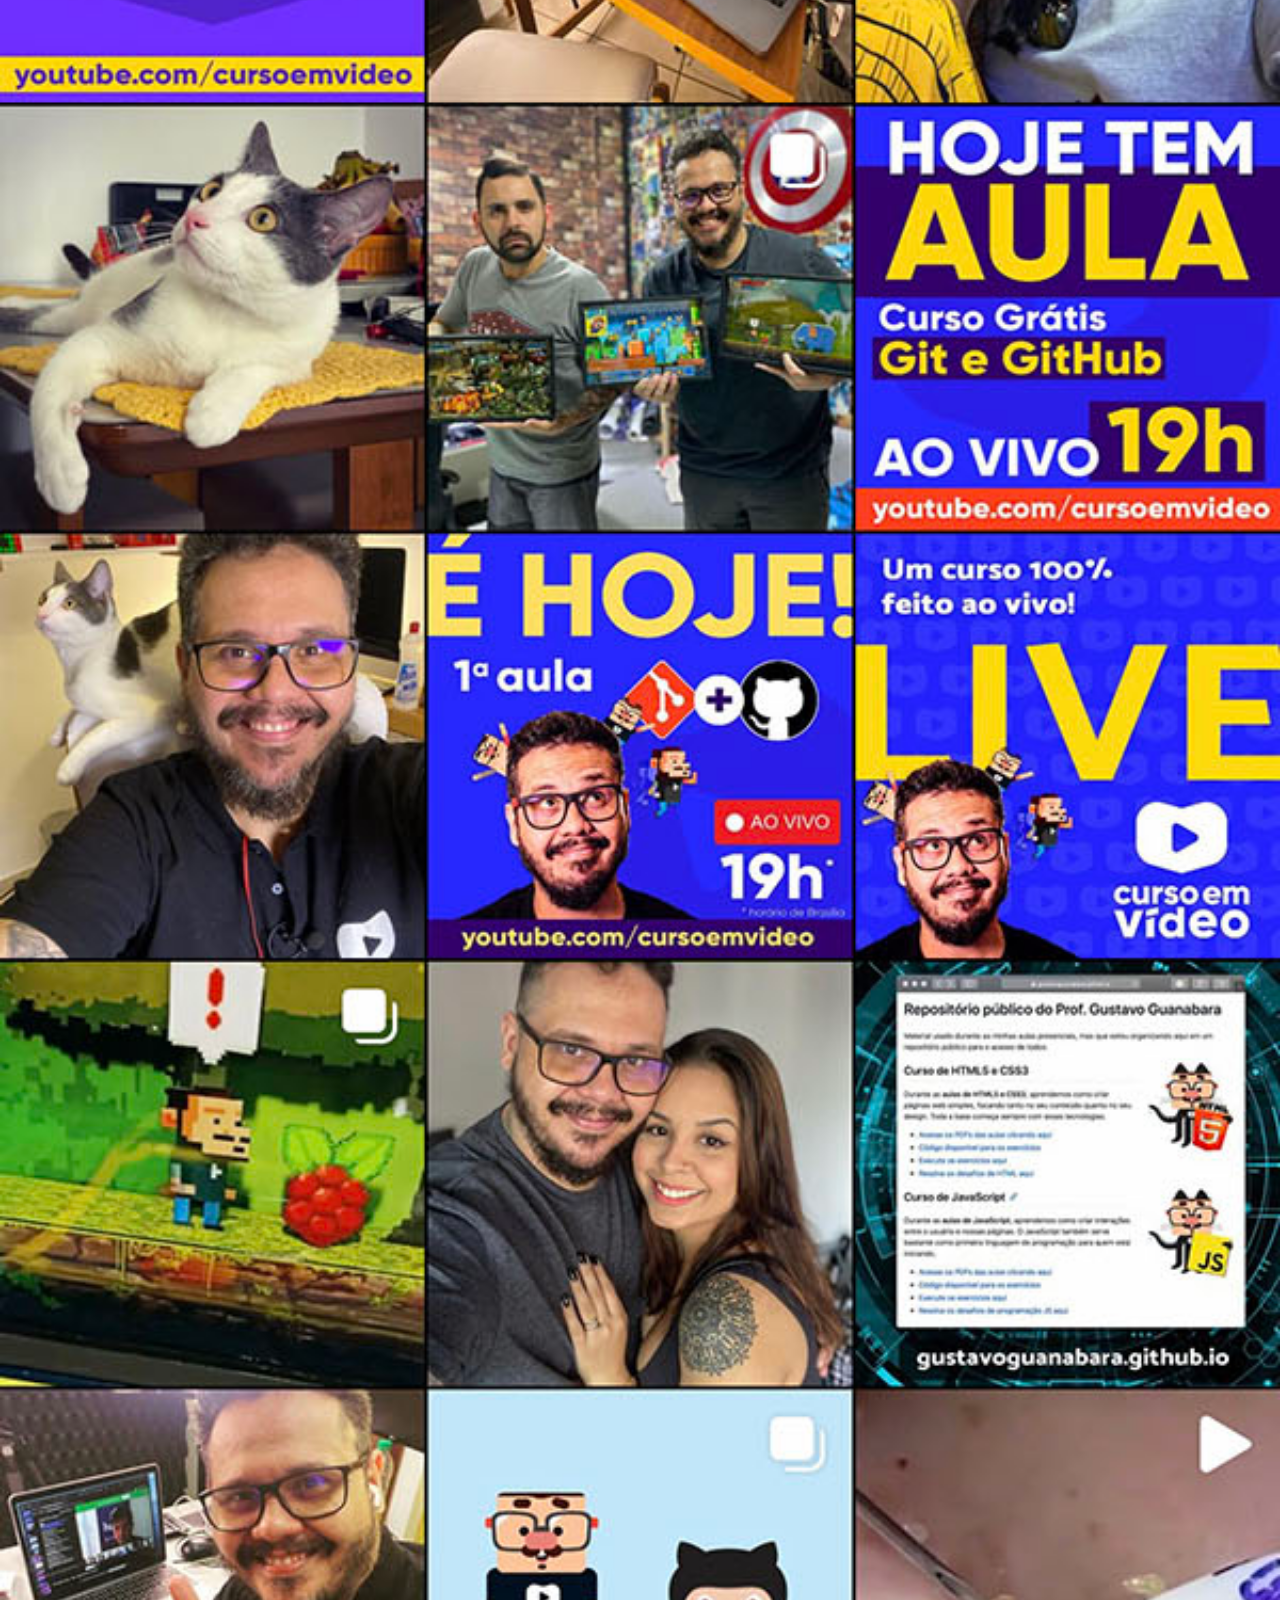
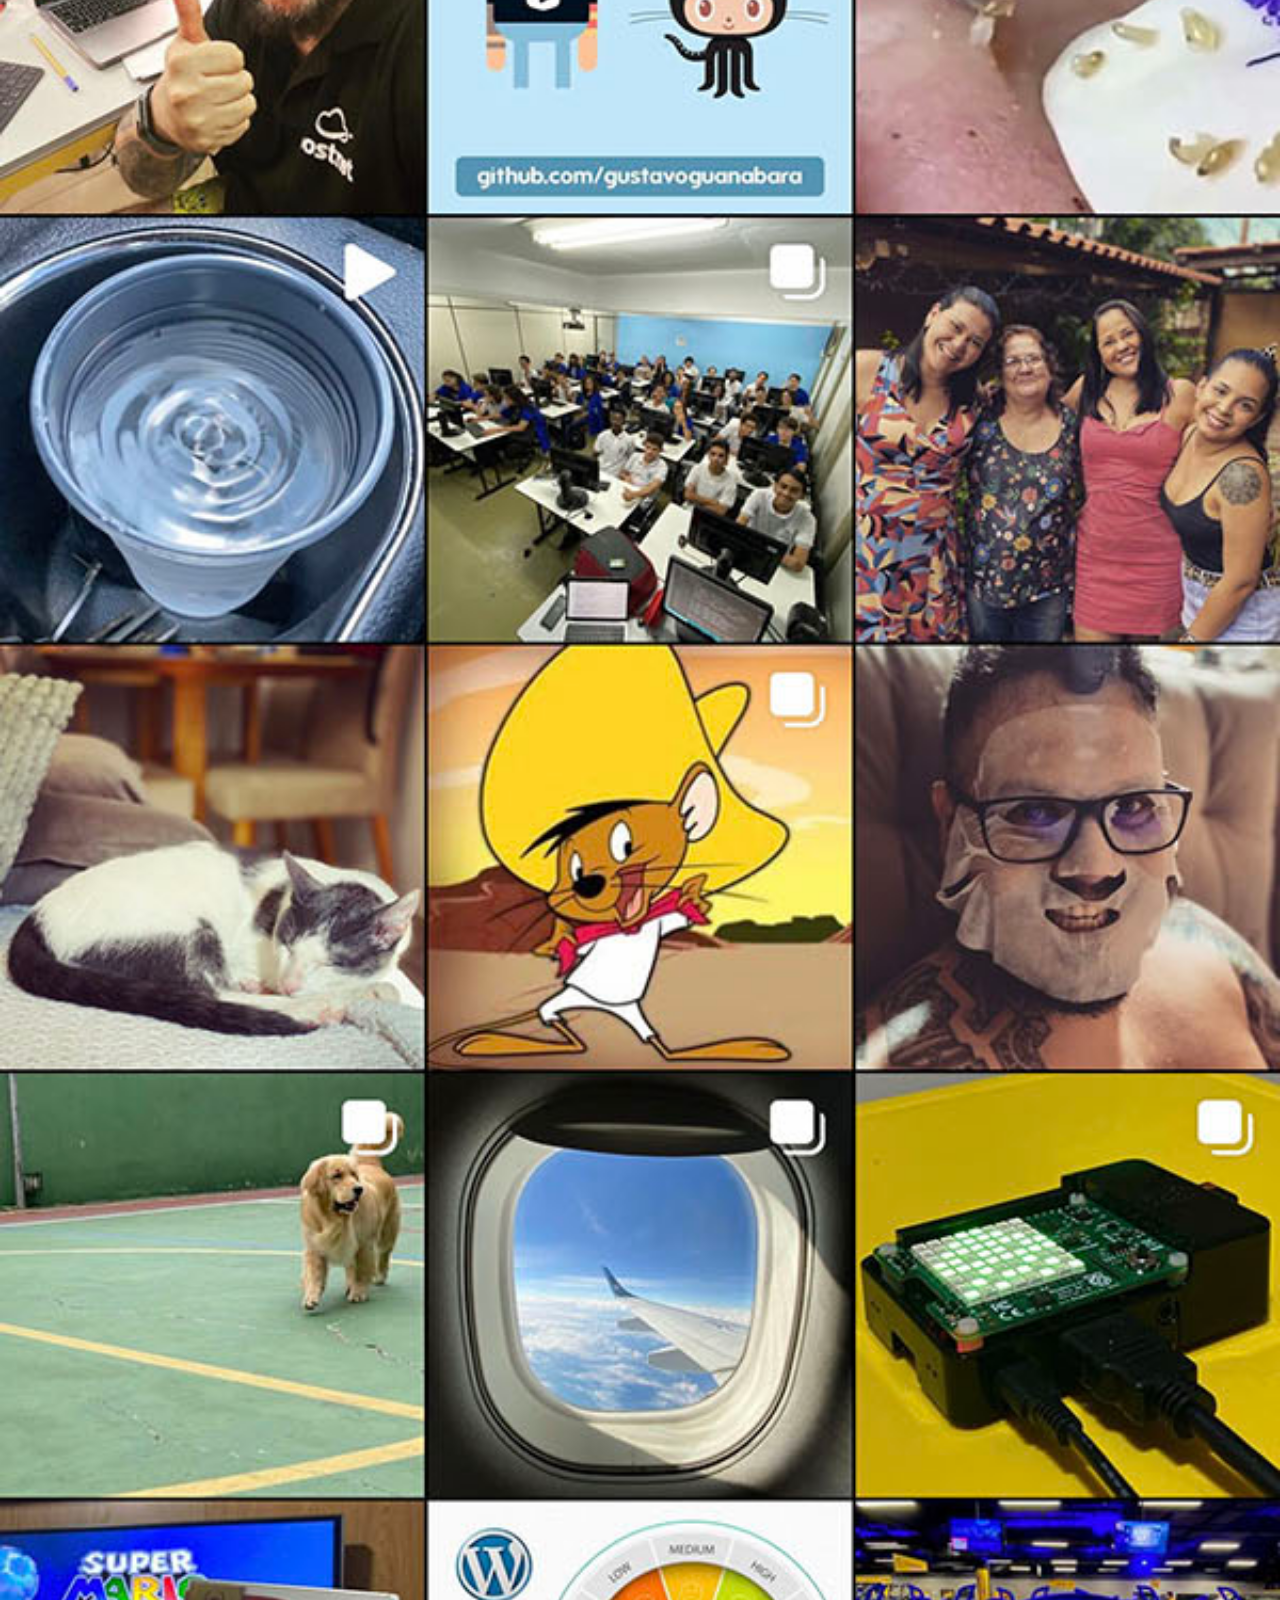
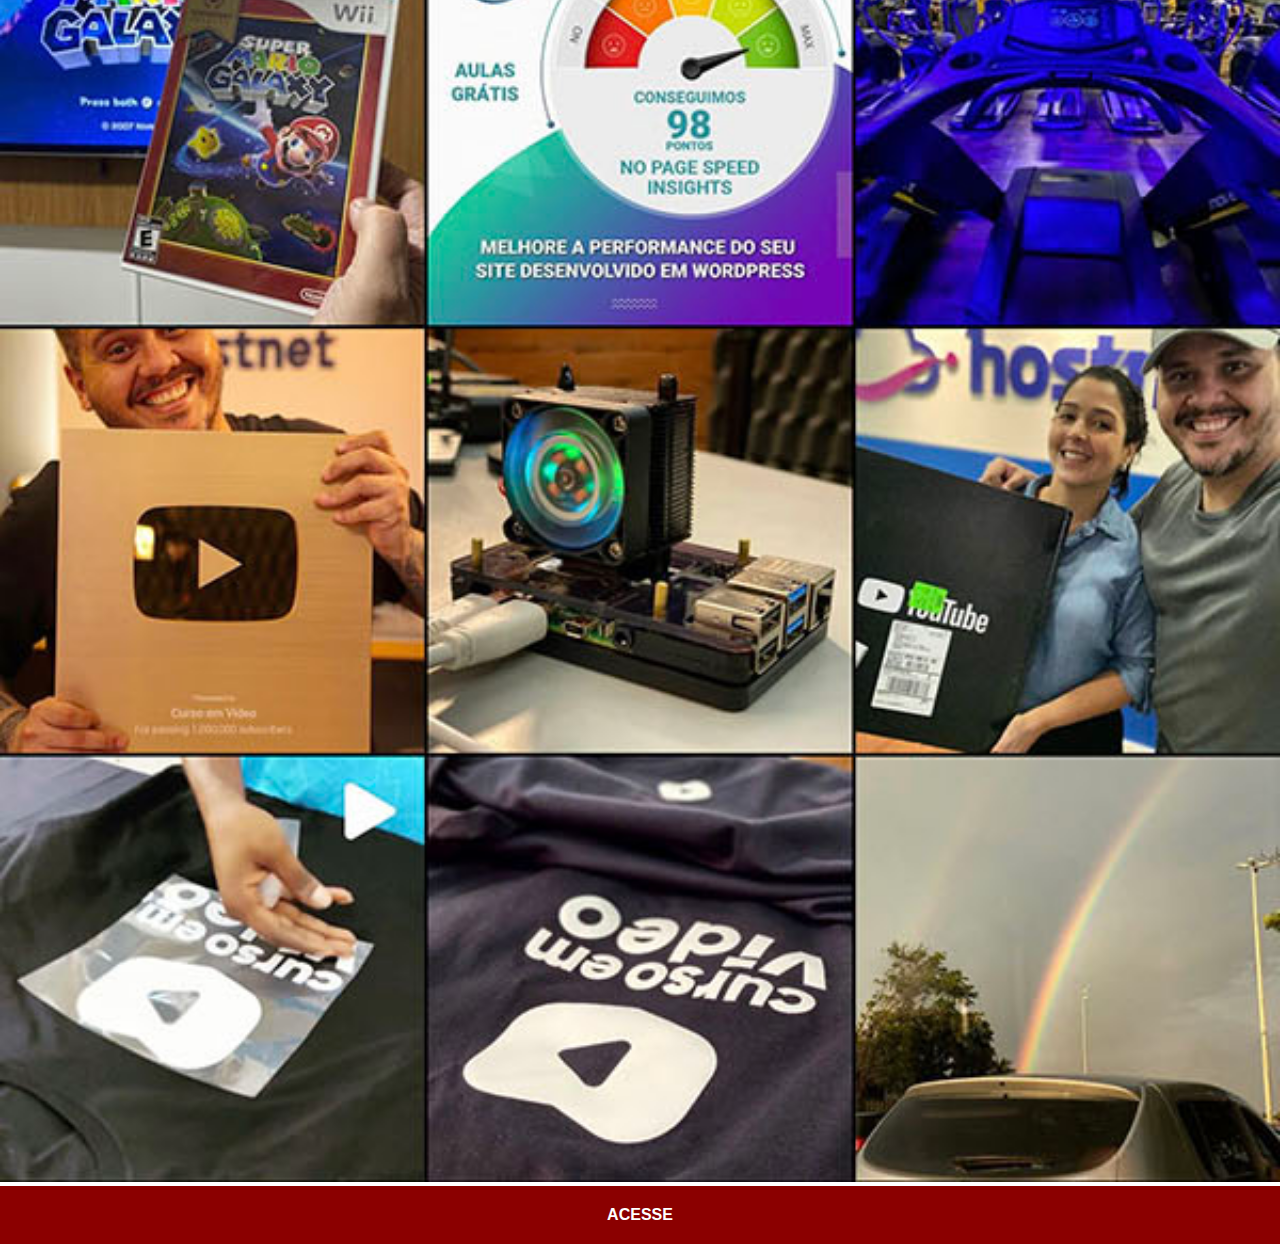
<file: instagram.html>
<!DOCTYPE html>
<html lang="pt-br">
<head>
    <meta charset="UTF-8">
    <meta http-equiv="X-UA-Compatible" content="IE=edge">
    <meta name="viewport" content="width=device-width, initial-scale=1.0">
    <title>Instagram</title>
    <link rel="stylesheet" href="estilos/social.css">
</head>
<body>
    <img src="imagens/tela-instagram.jpg" alt="Instagram">
    <a href="https://www.instagram.com/gustavoguanabara/" target="_blank">ACESSE</a>
</body>
</html>
</file>
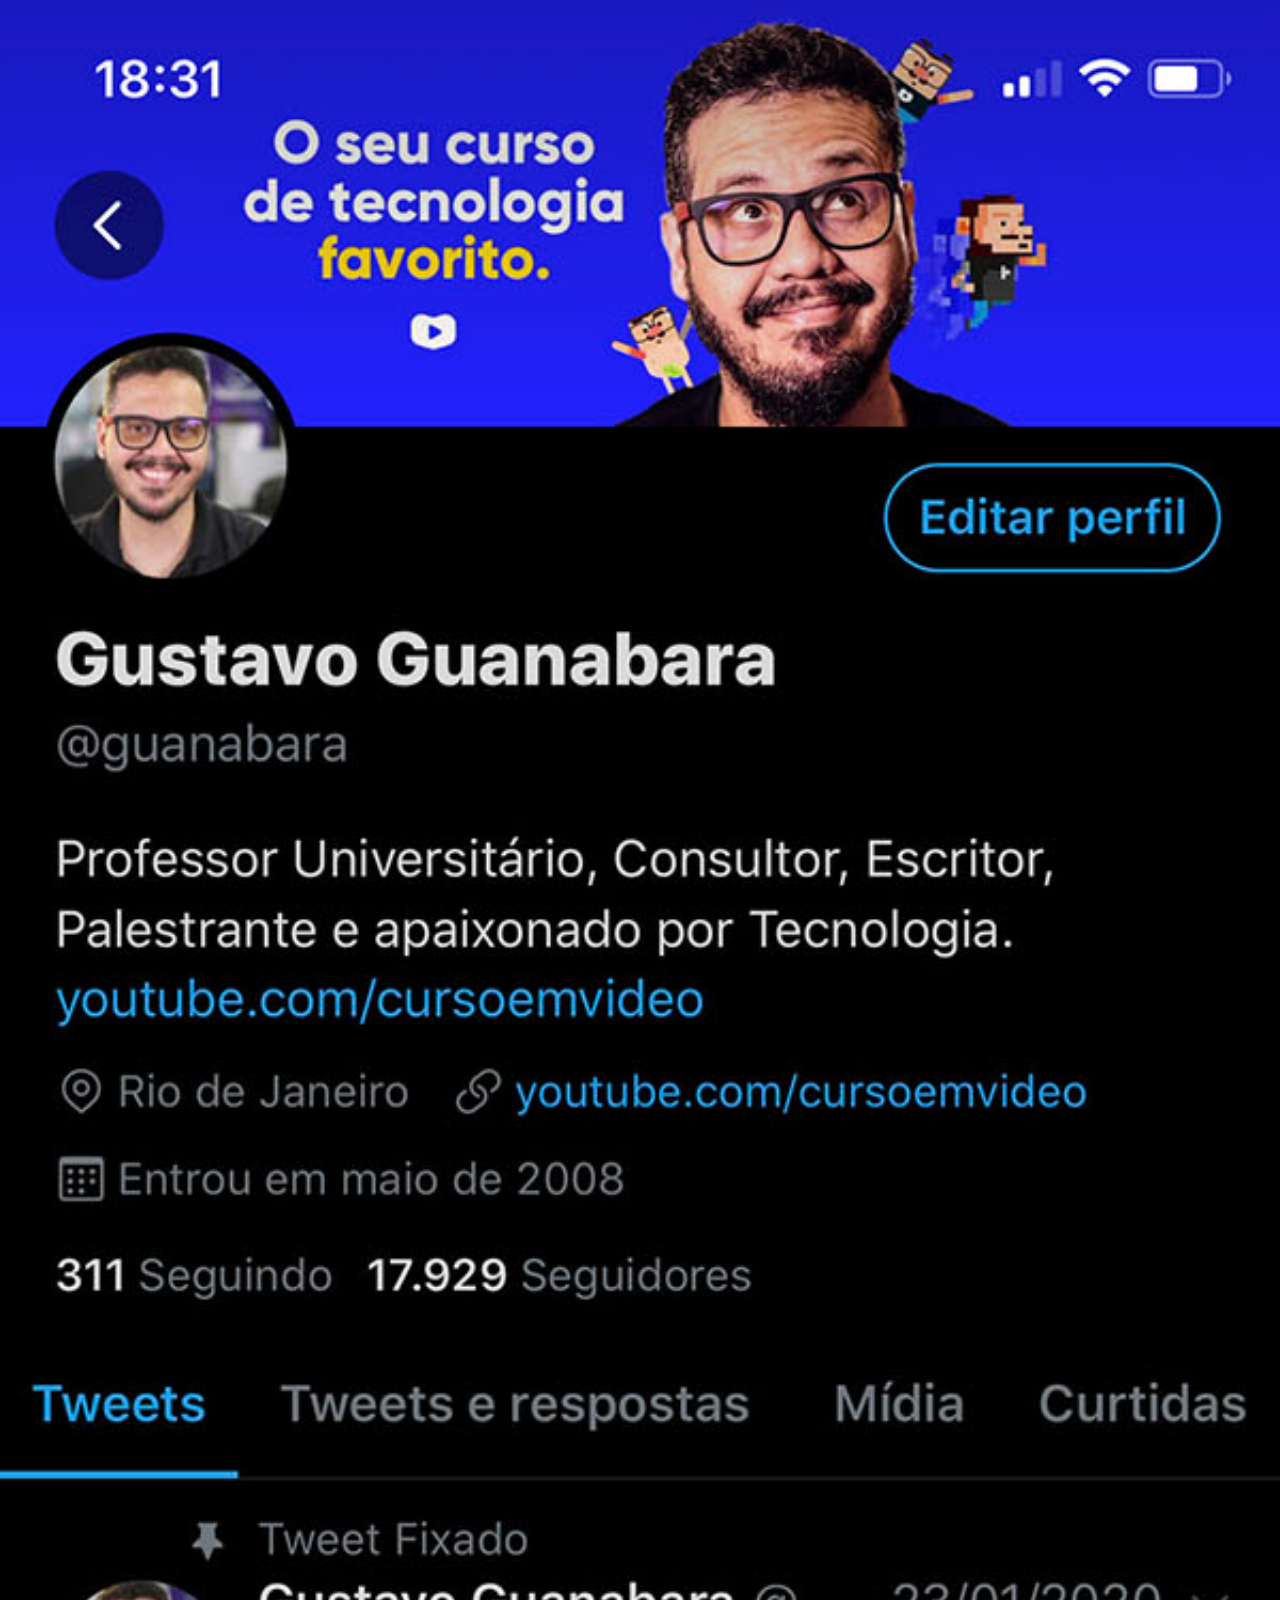
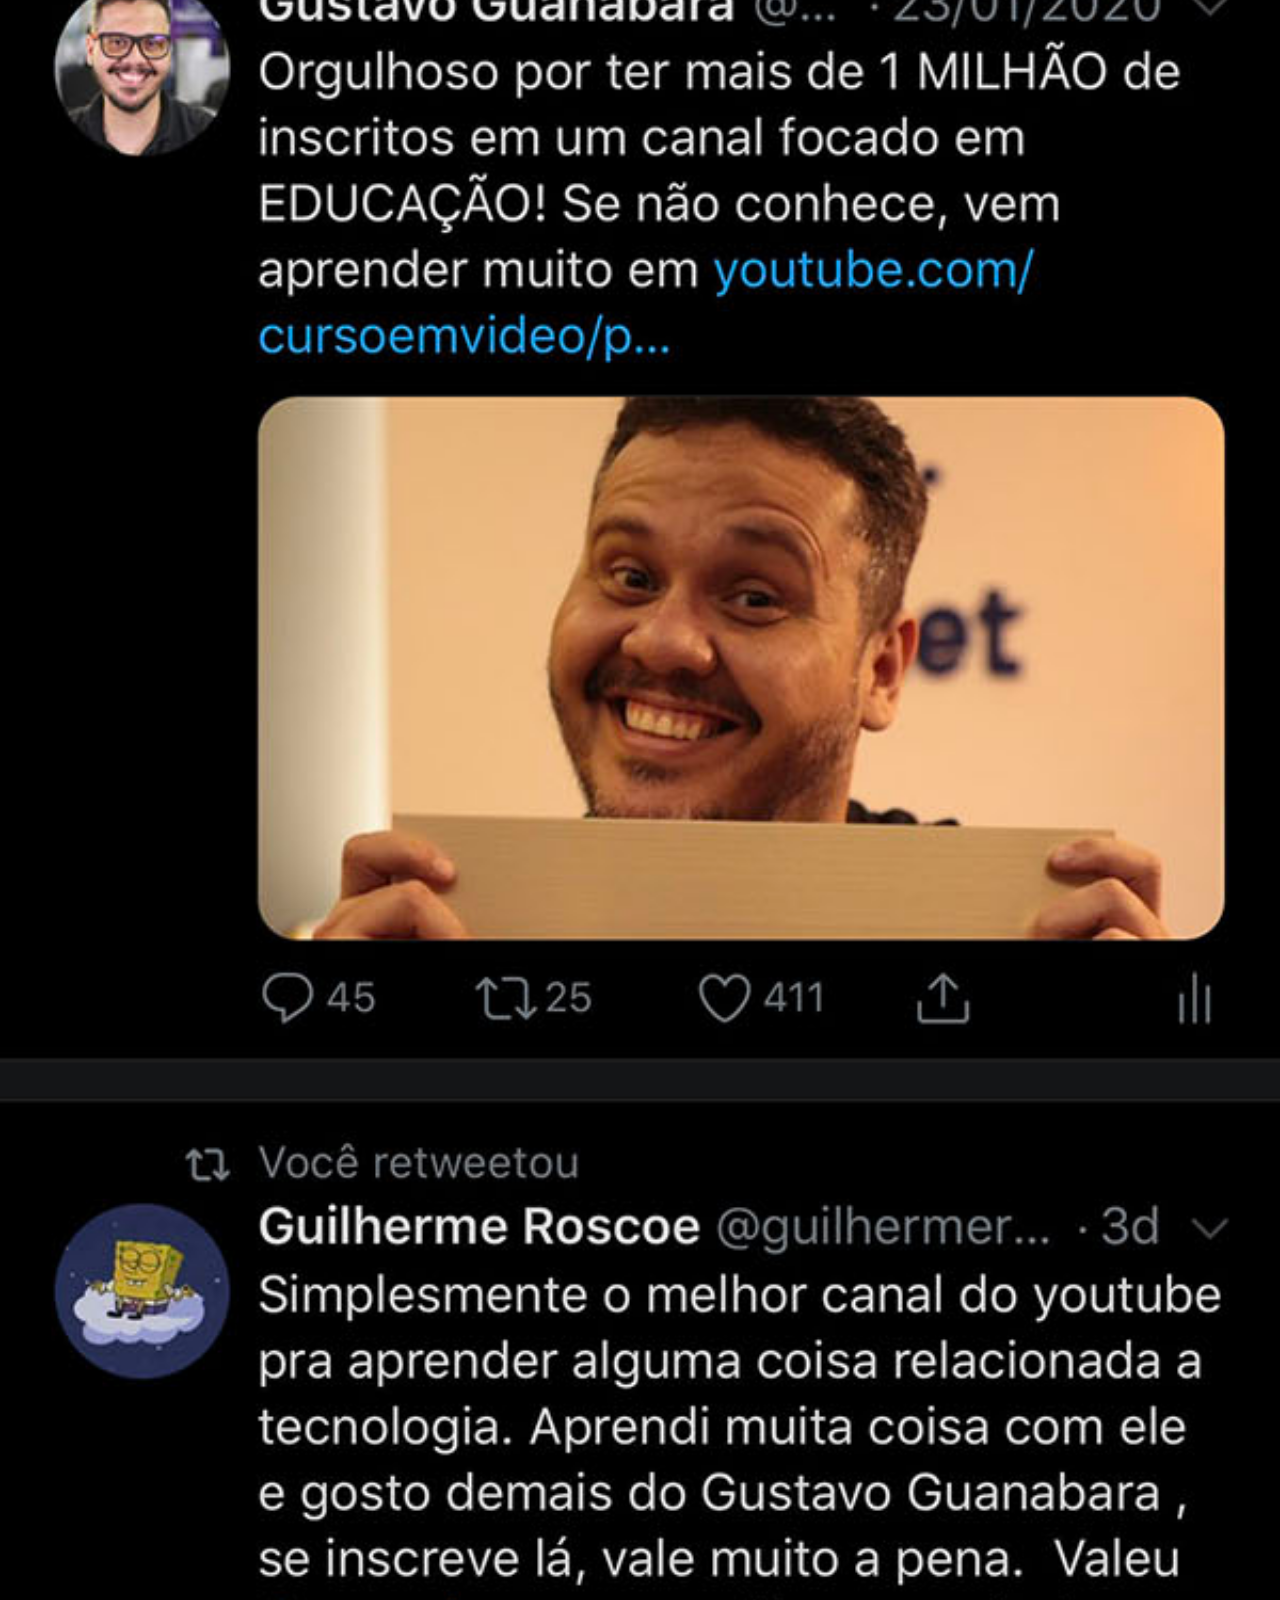
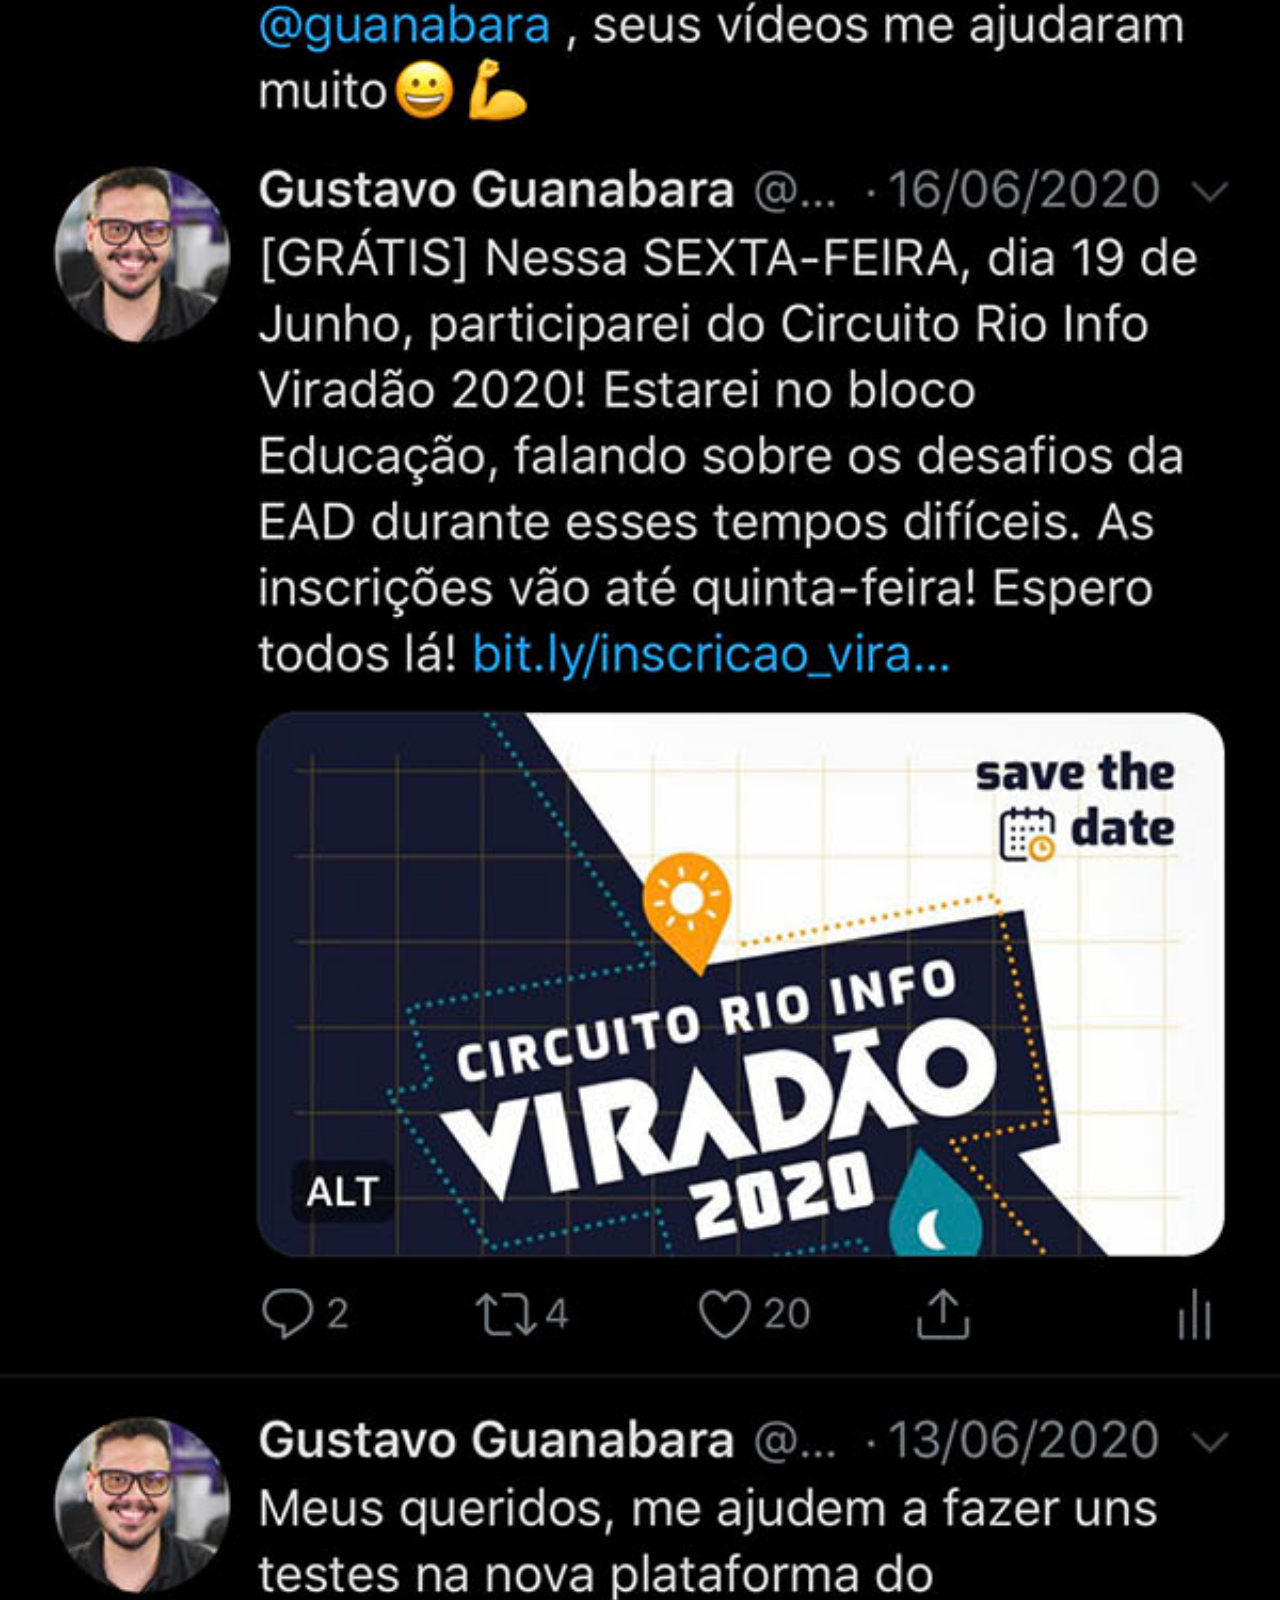
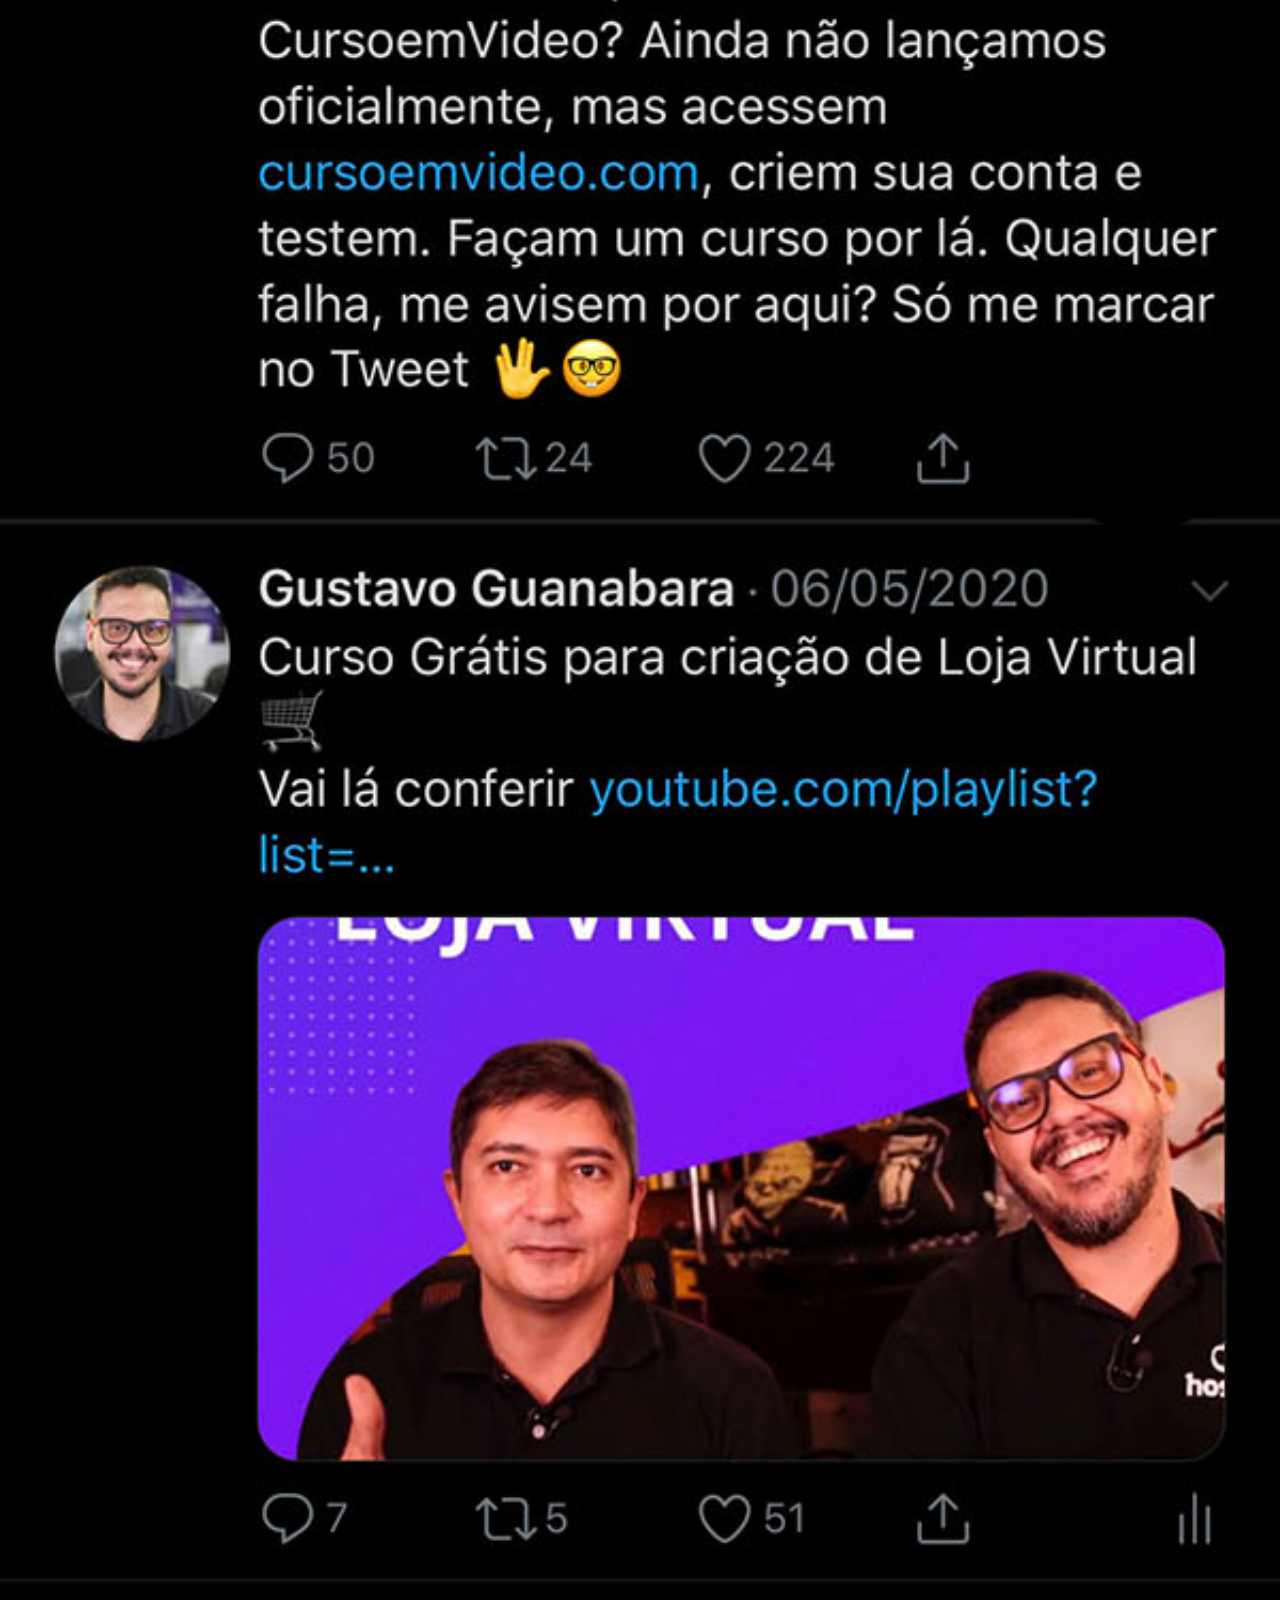
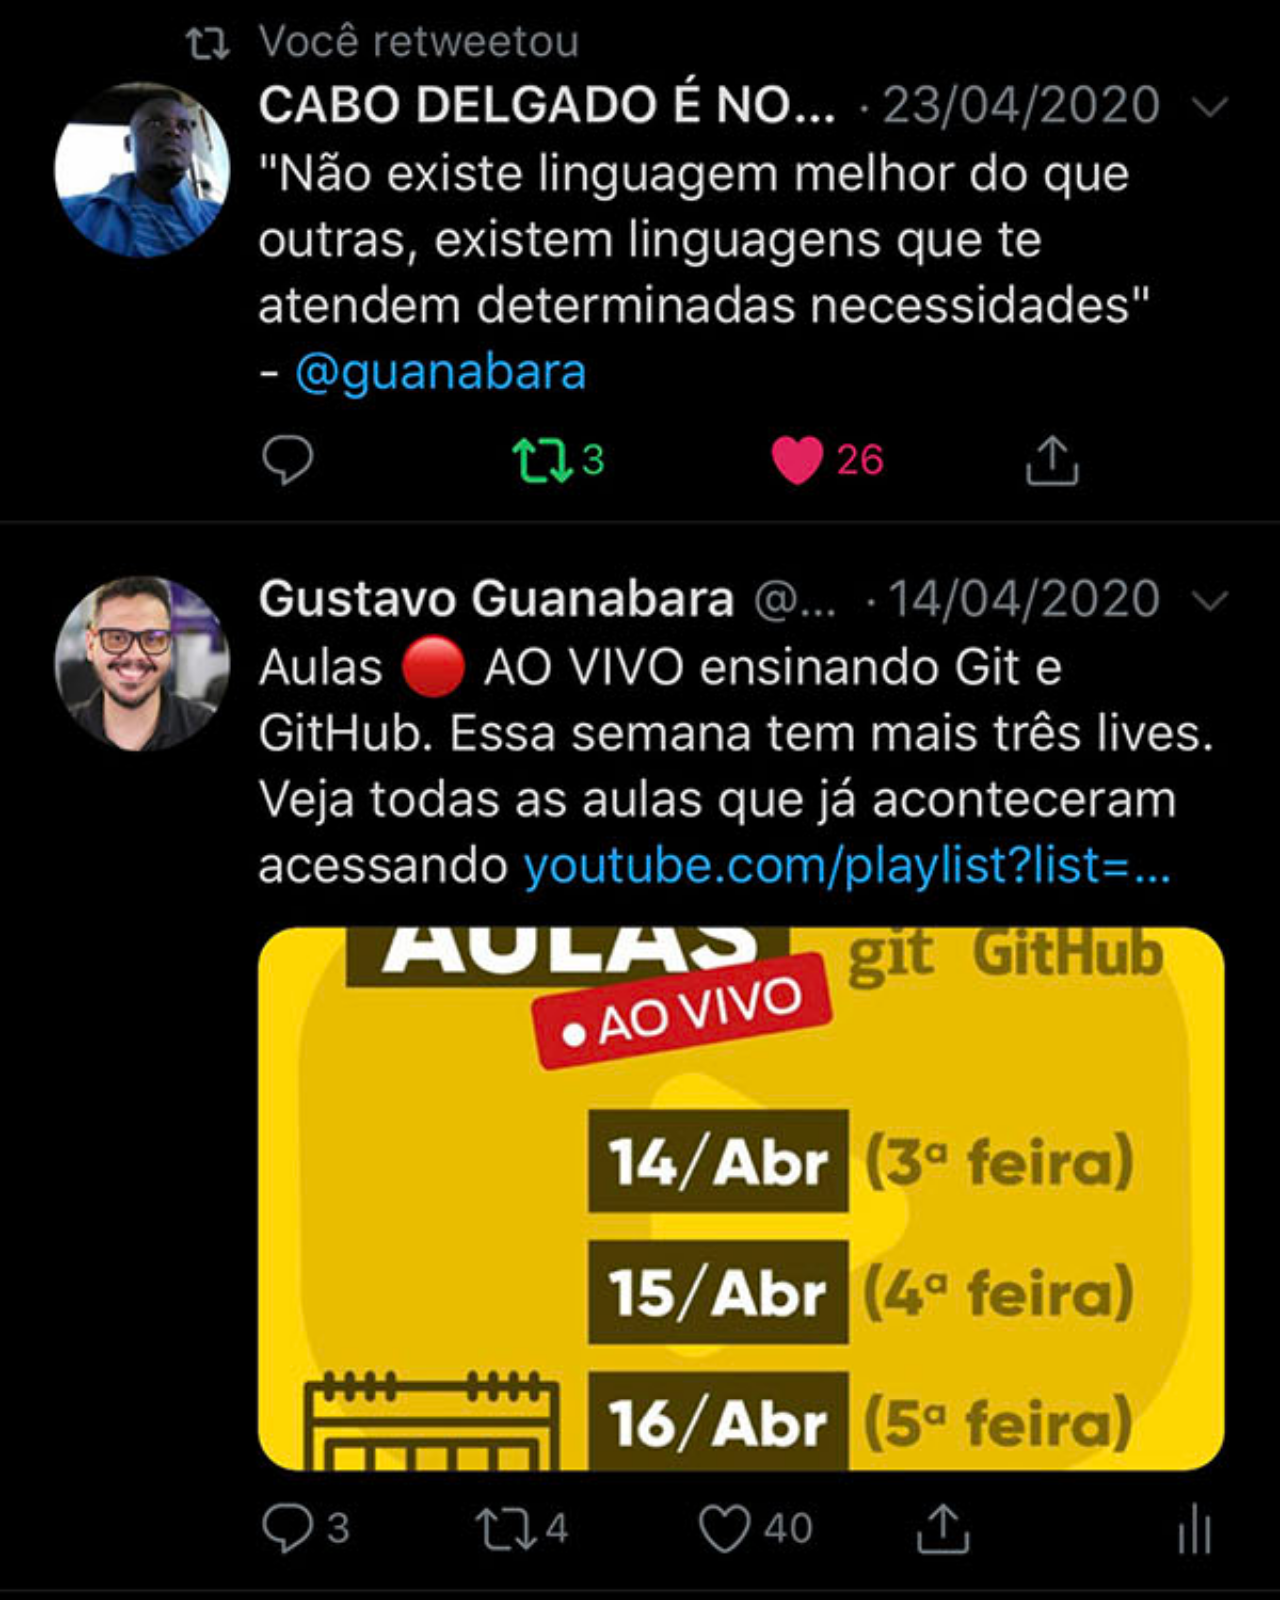
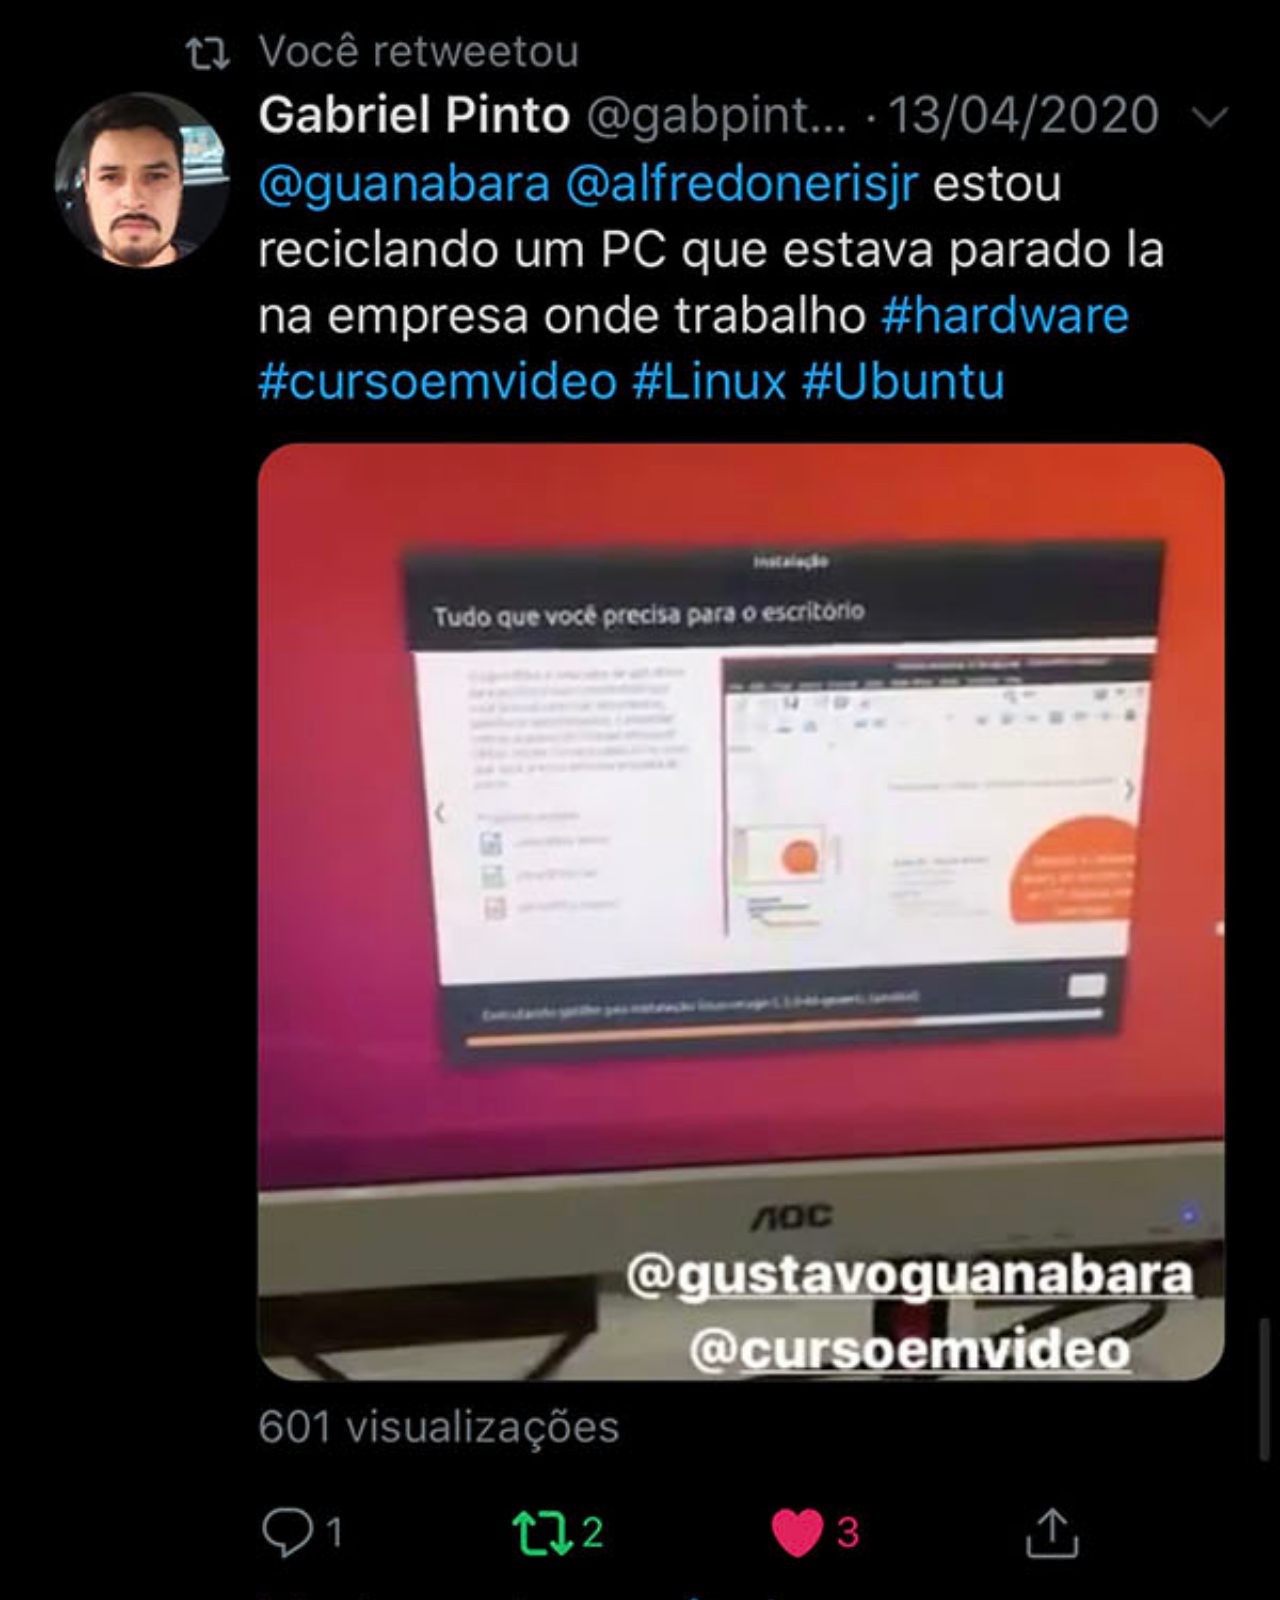
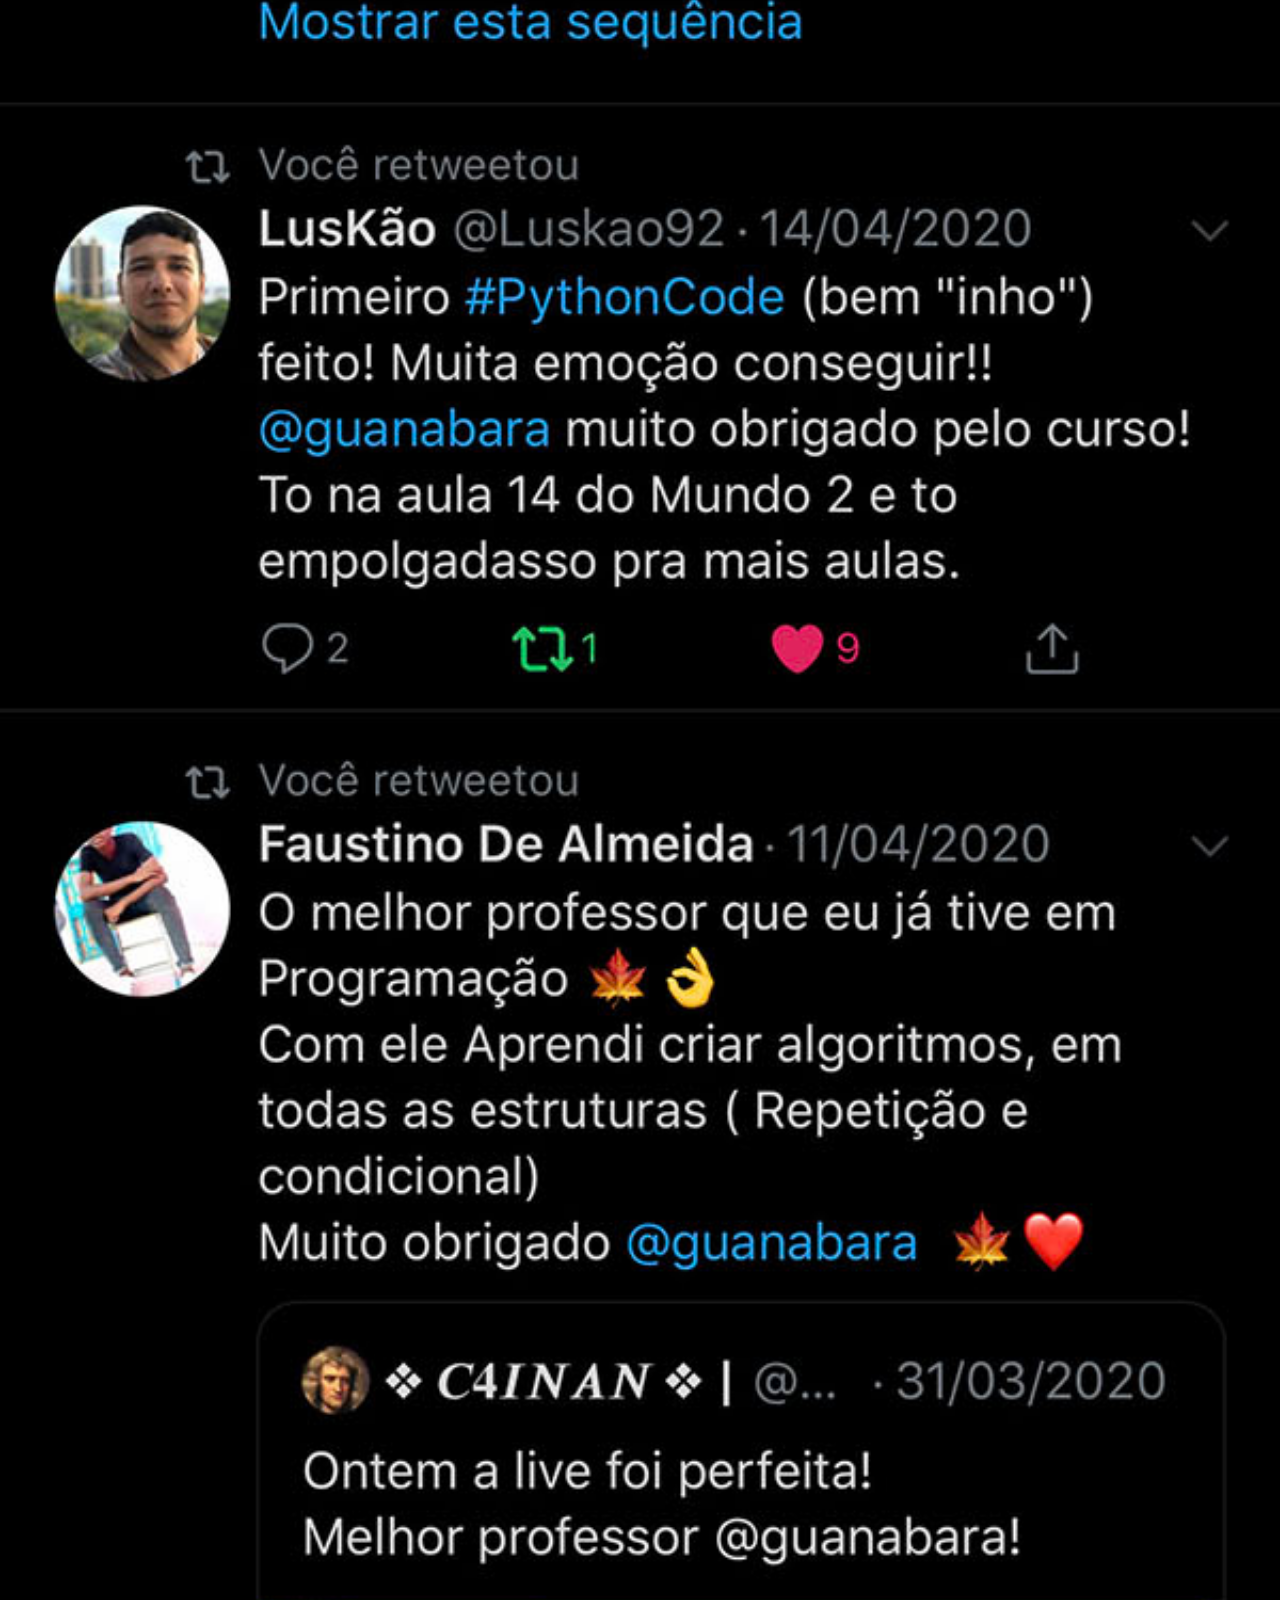
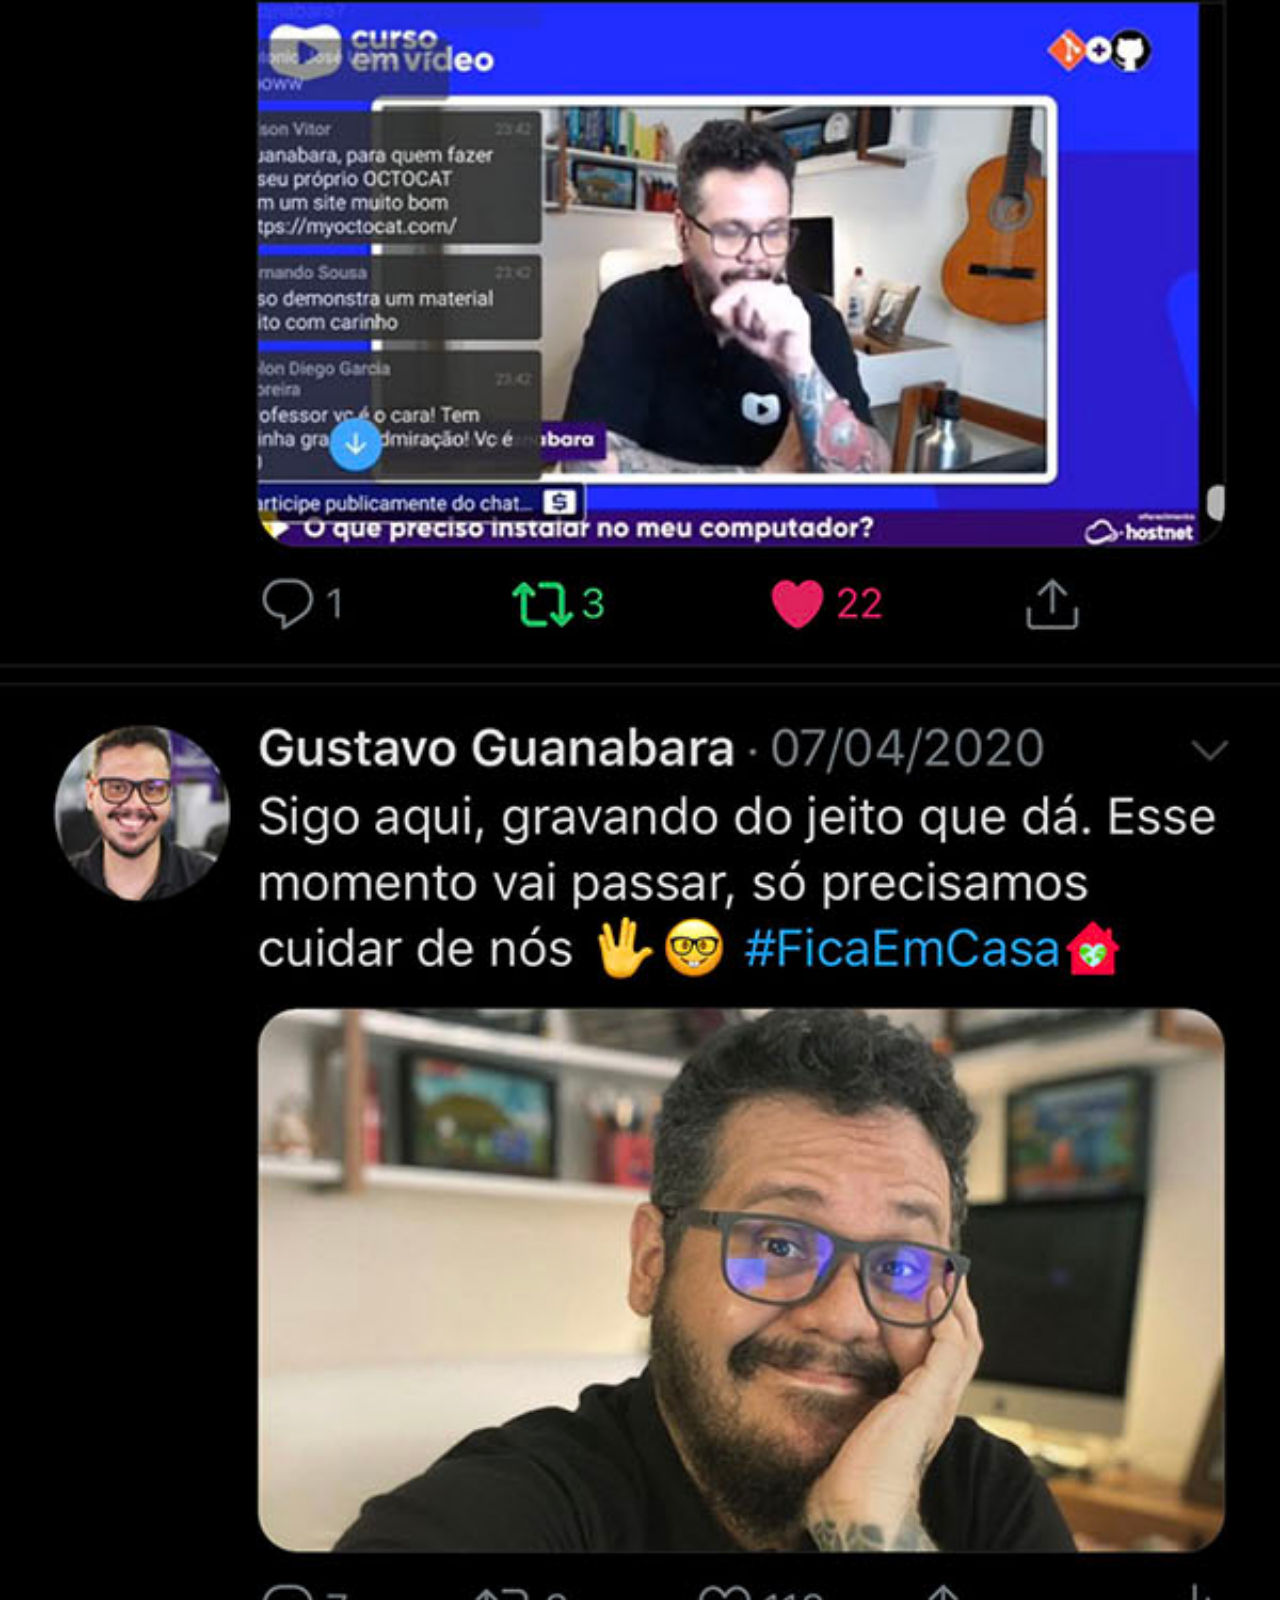
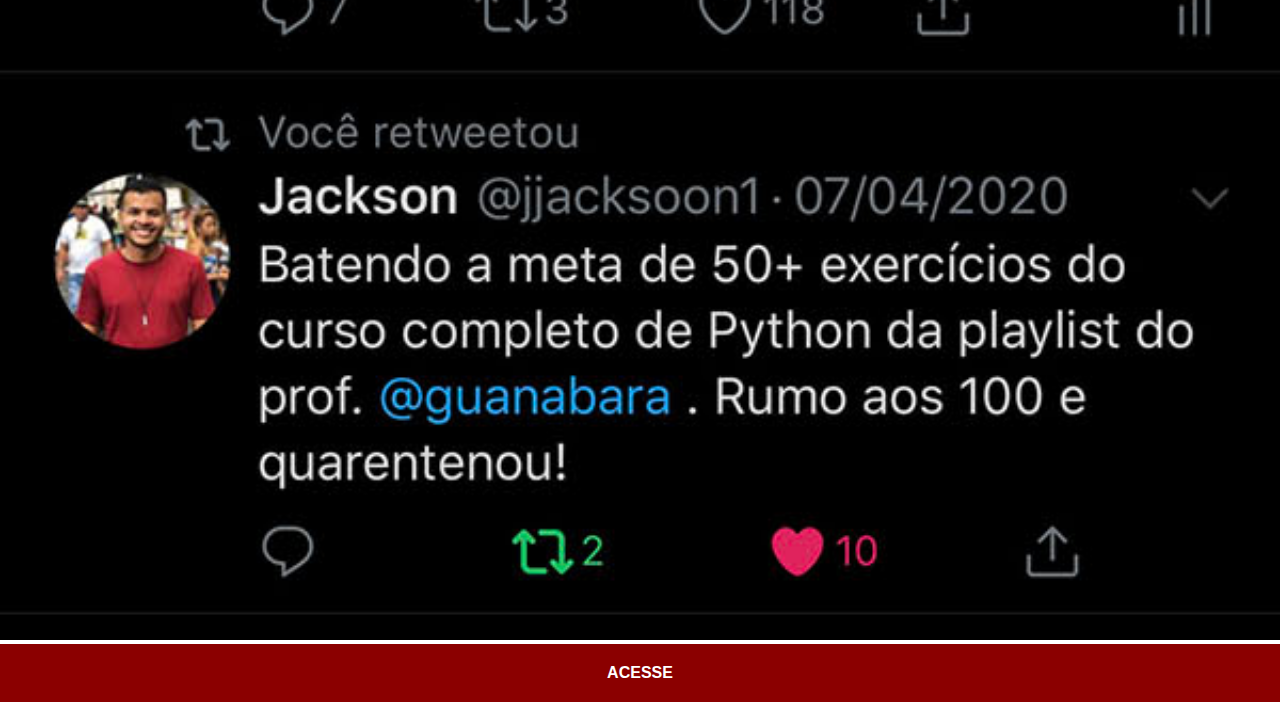
<file: twitter.html>
<!DOCTYPE html>
<html lang="pt-br">
<head>
    <meta charset="UTF-8">
    <meta http-equiv="X-UA-Compatible" content="IE=edge">
    <meta name="viewport" content="width=device-width, initial-scale=1.0">
    <title>Twitter</title>
    <link rel="stylesheet" href="estilos/social.css">
</head>
<body>
    <img src="imagens/tela-twitter.jpg" alt="Twitter">
    <a href="https://twitter.com/guanabara?ref_src=twsrc%5Egoogle%7Ctwcamp%5Eserp%7Ctwgr%5Eauthor" target="_blank">ACESSE</a>
</body>
</html>
</file>
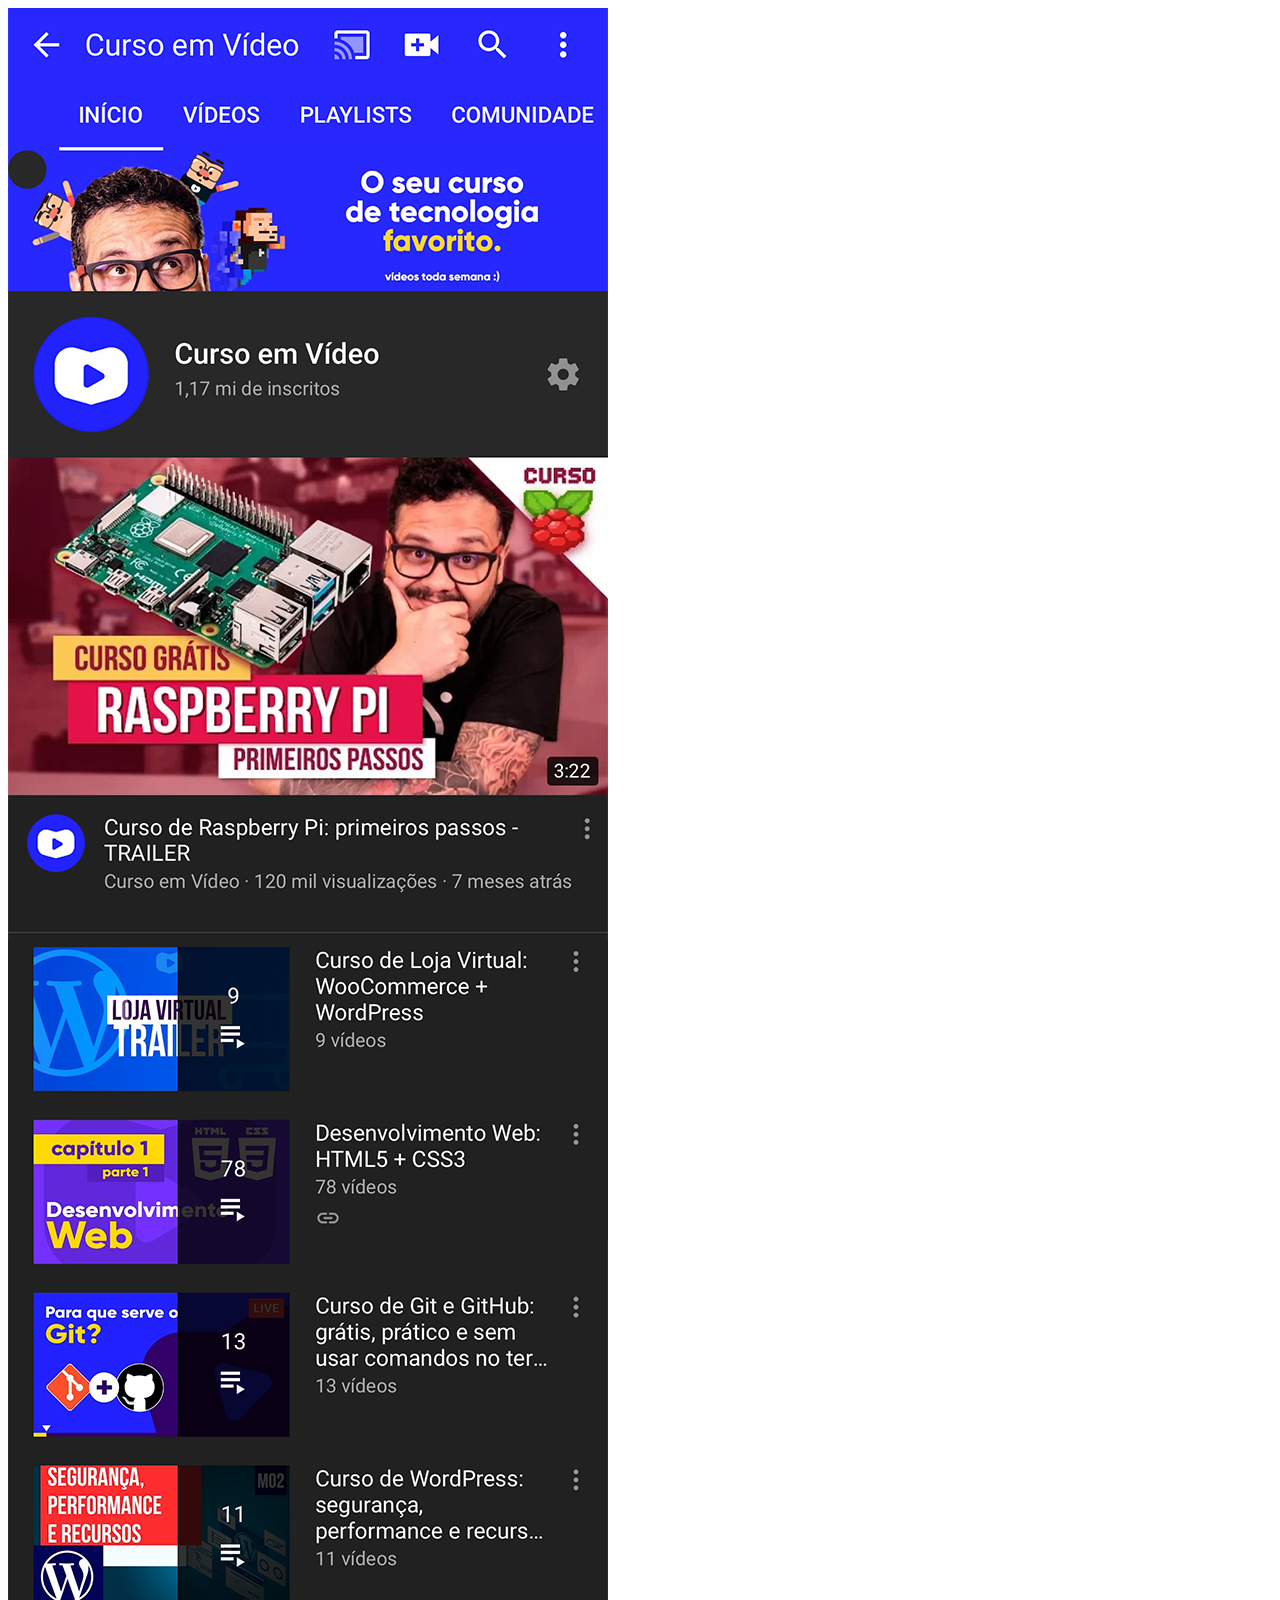
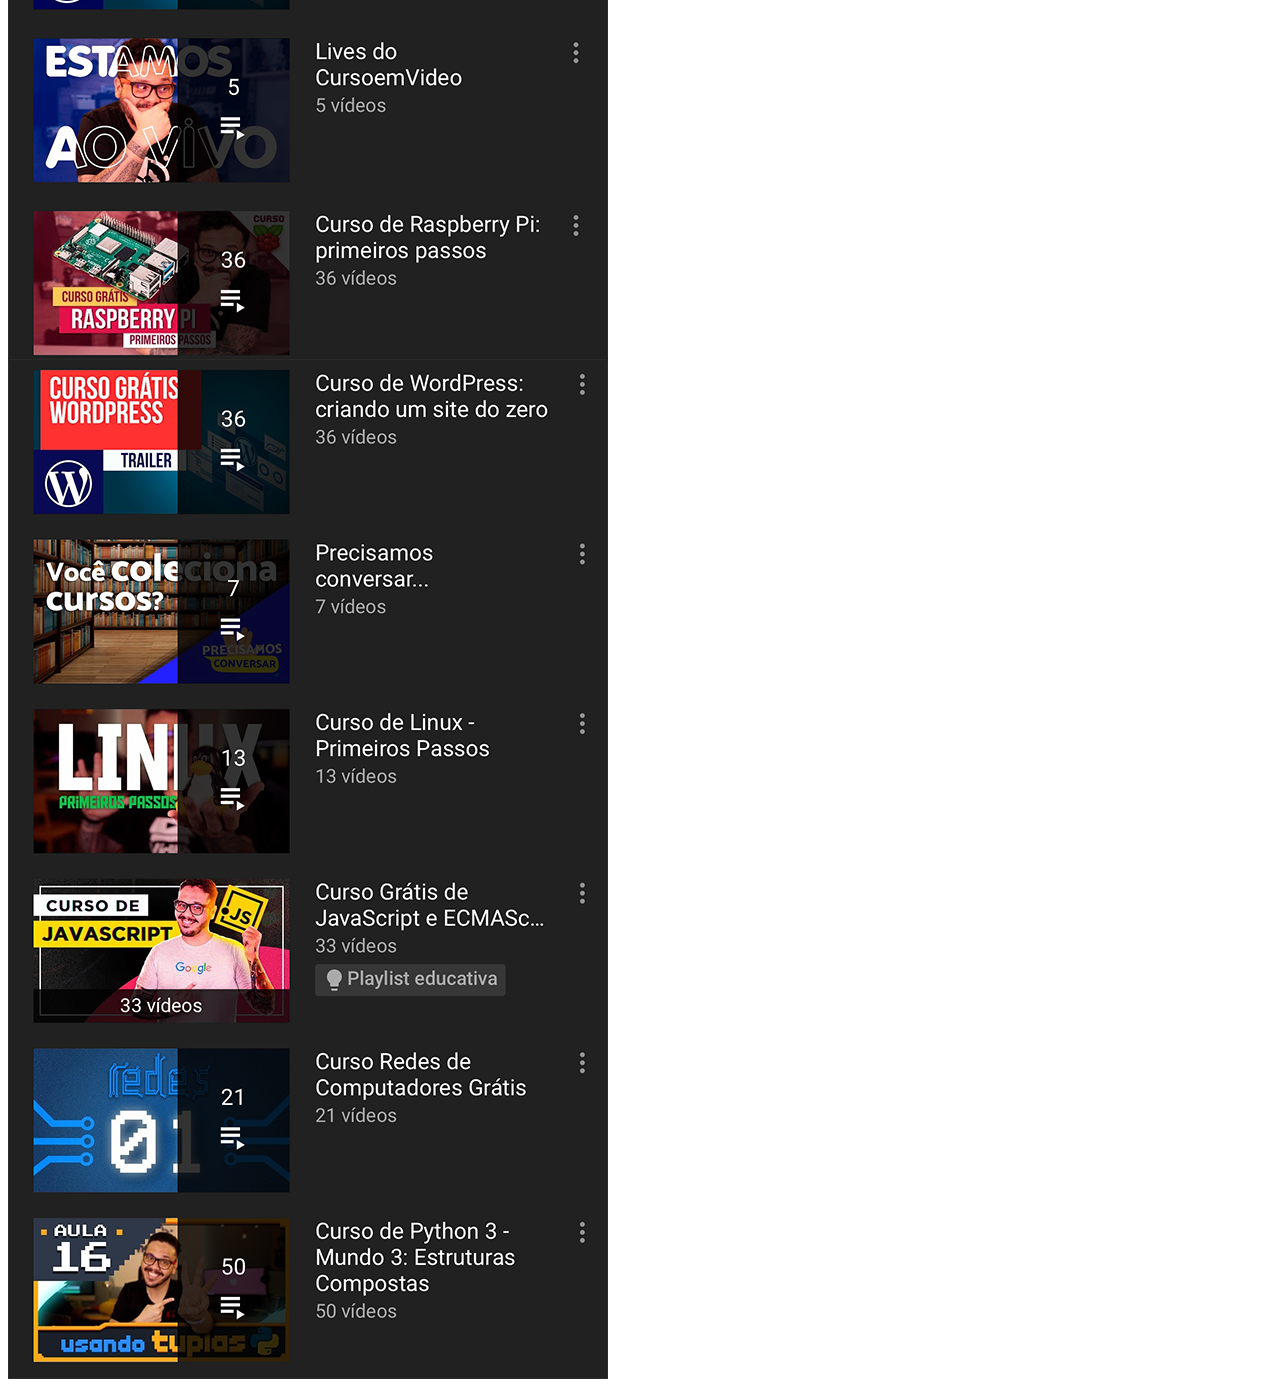
<file: youtube.html>
<!DOCTYPE html>
<html lang="pt-br">
<head>
    <meta charset="UTF-8">
    <meta http-equiv="X-UA-Compatible" content="IE=edge">
    <meta name="viewport" content="width=device-width, initial-scale=1.0">
    <title>YouTube</title>
    <style>

    </style>
</head>
<body>
    <img src="imagens/tela-youtube.png" alt="">
    <a href="https://www.youtube.com/@CursoemVideo/playlists" target="_blank"></a>
</body>
</html>
</file>
<file: estilos/style.css>
@charset "UTF-8";

* {
    margin: 0;
    padding: 0;
    font-family: Arial, Helvetica, sans-serif;
}

html, body {
    height: 100vh;
    width: 100vw;
    background-color: black;
}

body {
    background: url('../imagens/fundo-madeira.jpg') no-repeat top center;
    background-size: cover;
    background-attachment: fixed;
}

main {
    position: relative;
    height: 100vh;
}

section#telefone {
    position: absolute;
    top: 50%;
    left: 50%;
    transform: translate(-50%, -50%);
    
    height: 627px;
    width: 311px;
    background: url('../imagens/frame-iphone.png') no-repeat;
}

iframe#tela {
    position: relative;
    top: 80px;
    left: 22px;
    width: 267px;
    height: 471px;
}

section#redes-sociais {
    text-align: right;
}

section#redes-sociais img {
    width: 50px;
    margin: 10px;
    border-radius: 50%;
    box-shadow: 2px 2px 5px rgba(0, 0, 0, 0.400);
    box-sizing: border-box;
}

section#redes-sociais img:hover {
    border: 2px solid rgba(255, 255, 255, 0.600);
    transform: translate(-3px, -3px);
    box-shadow: 5px 5px 10px rgba(0, 0, 0, 0.600);
    transition: transform 0.5s;
}
</file>
<file: estilos/social.css>
@charset "UTF-8";

* {
    margin: 0;
    padding: 0;
    font-family: Arial, Helvetica, sans-serif;
}

::-webkit-scrollbar {
    width: 0;
    height: 0;
}

img {
    width: 100vw;
}

a {
    display: block;
    background-color: darkred;
    color: white;
    padding: 20px;
    text-align: center;
    font-weight: bolder;
    text-decoration: none;
}

a:hover {
    background-color: red;
}
</file>
